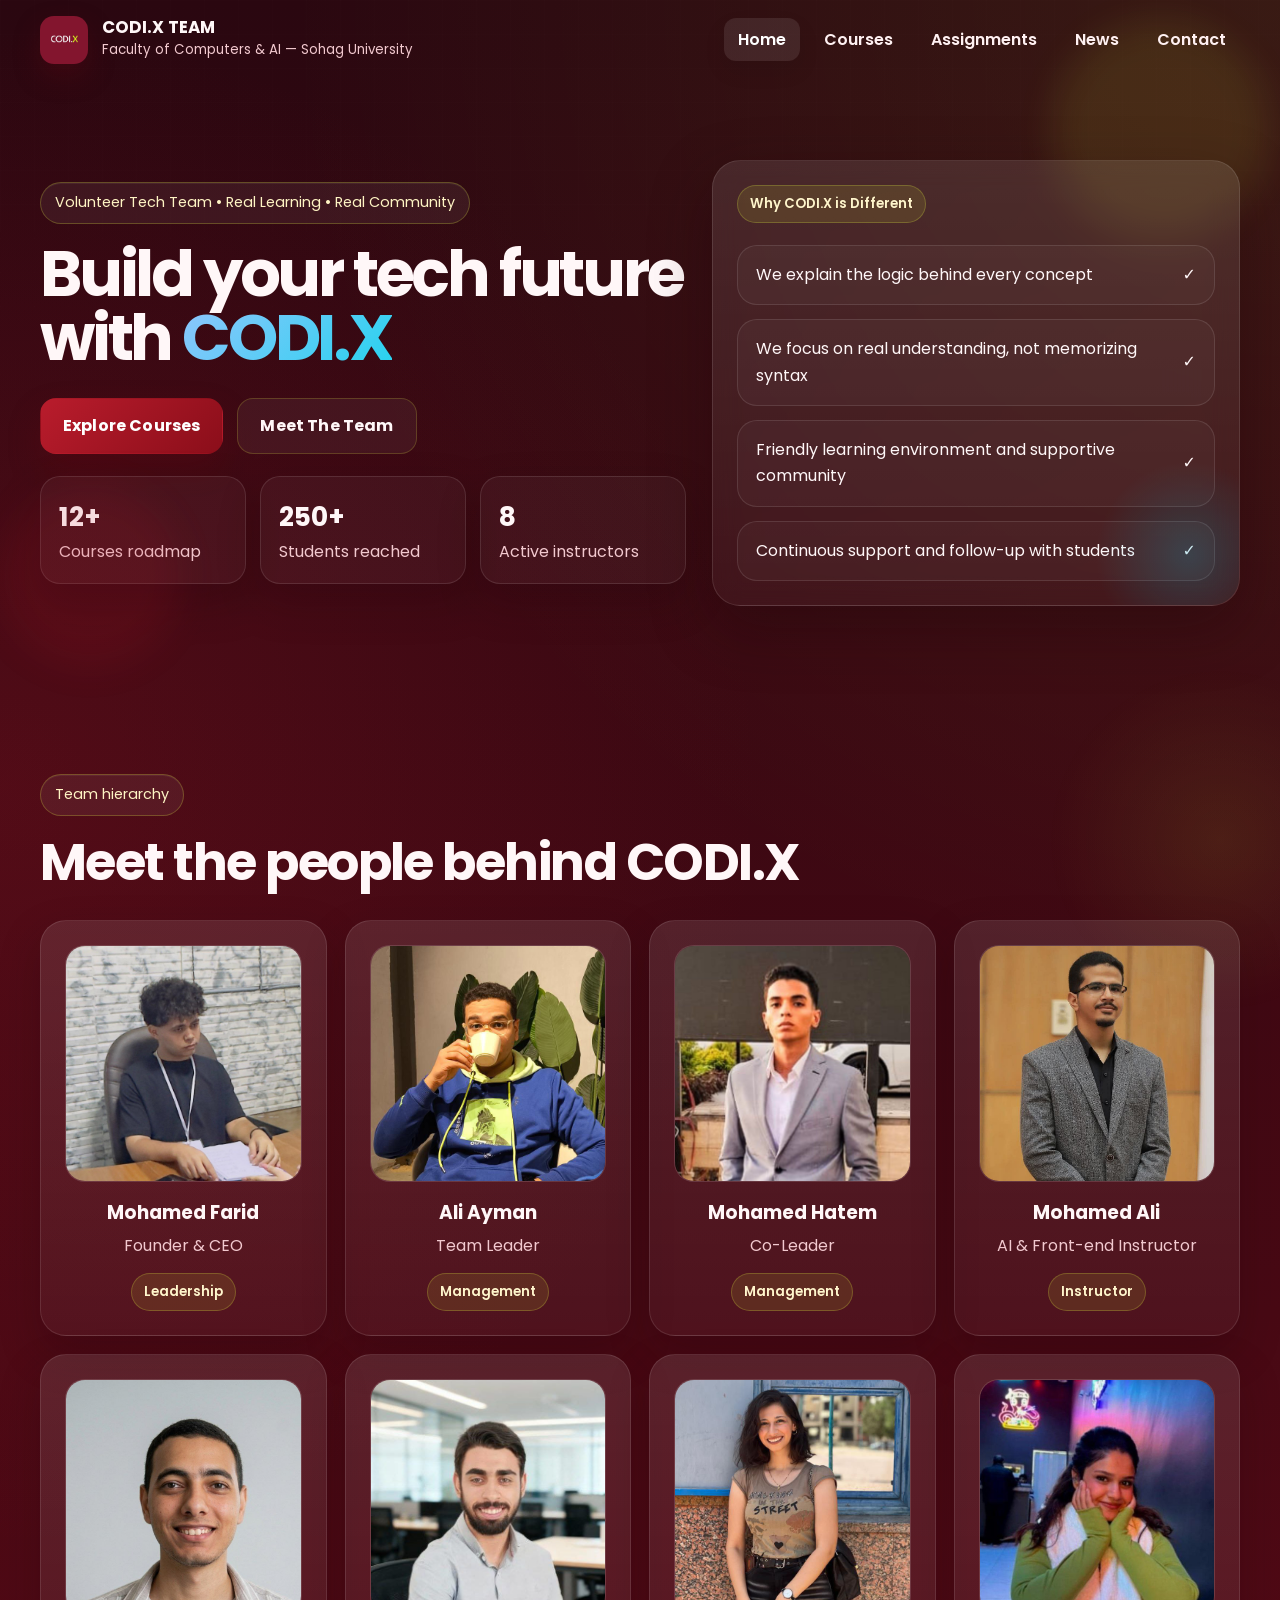
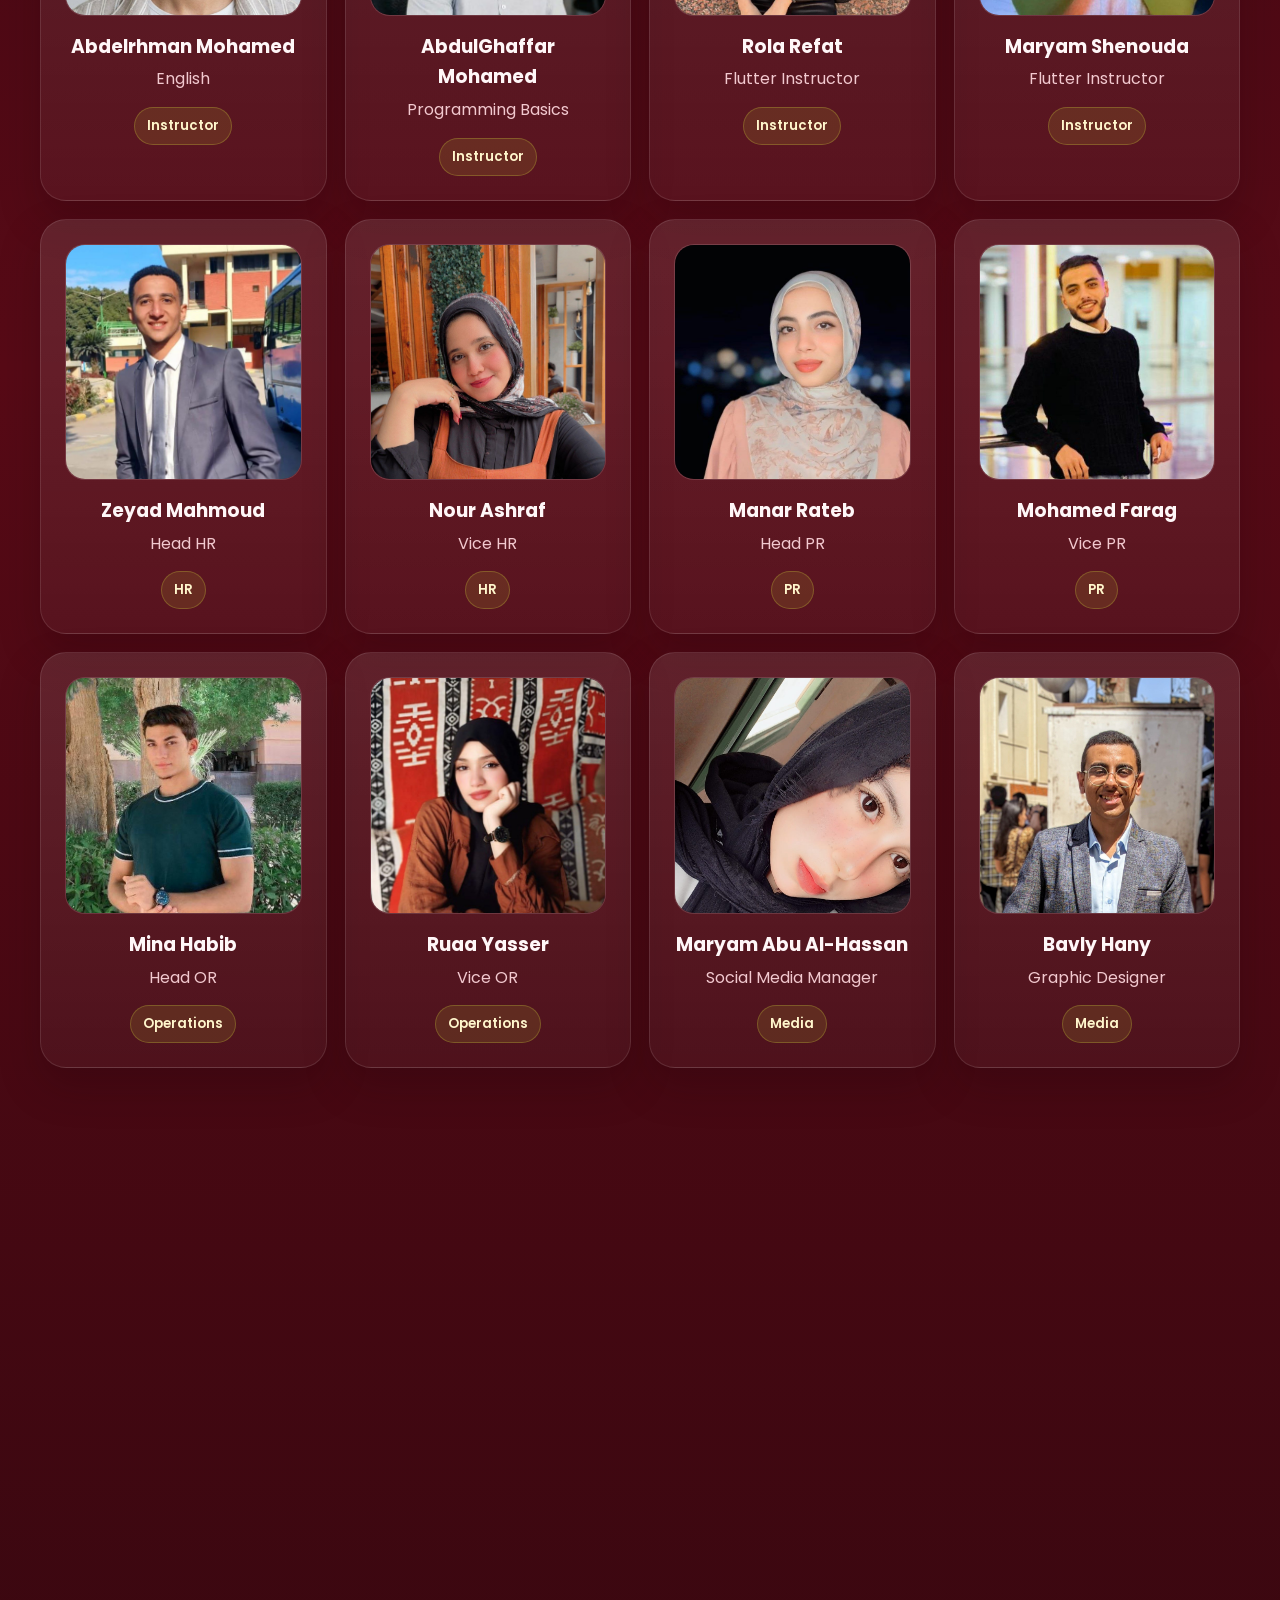
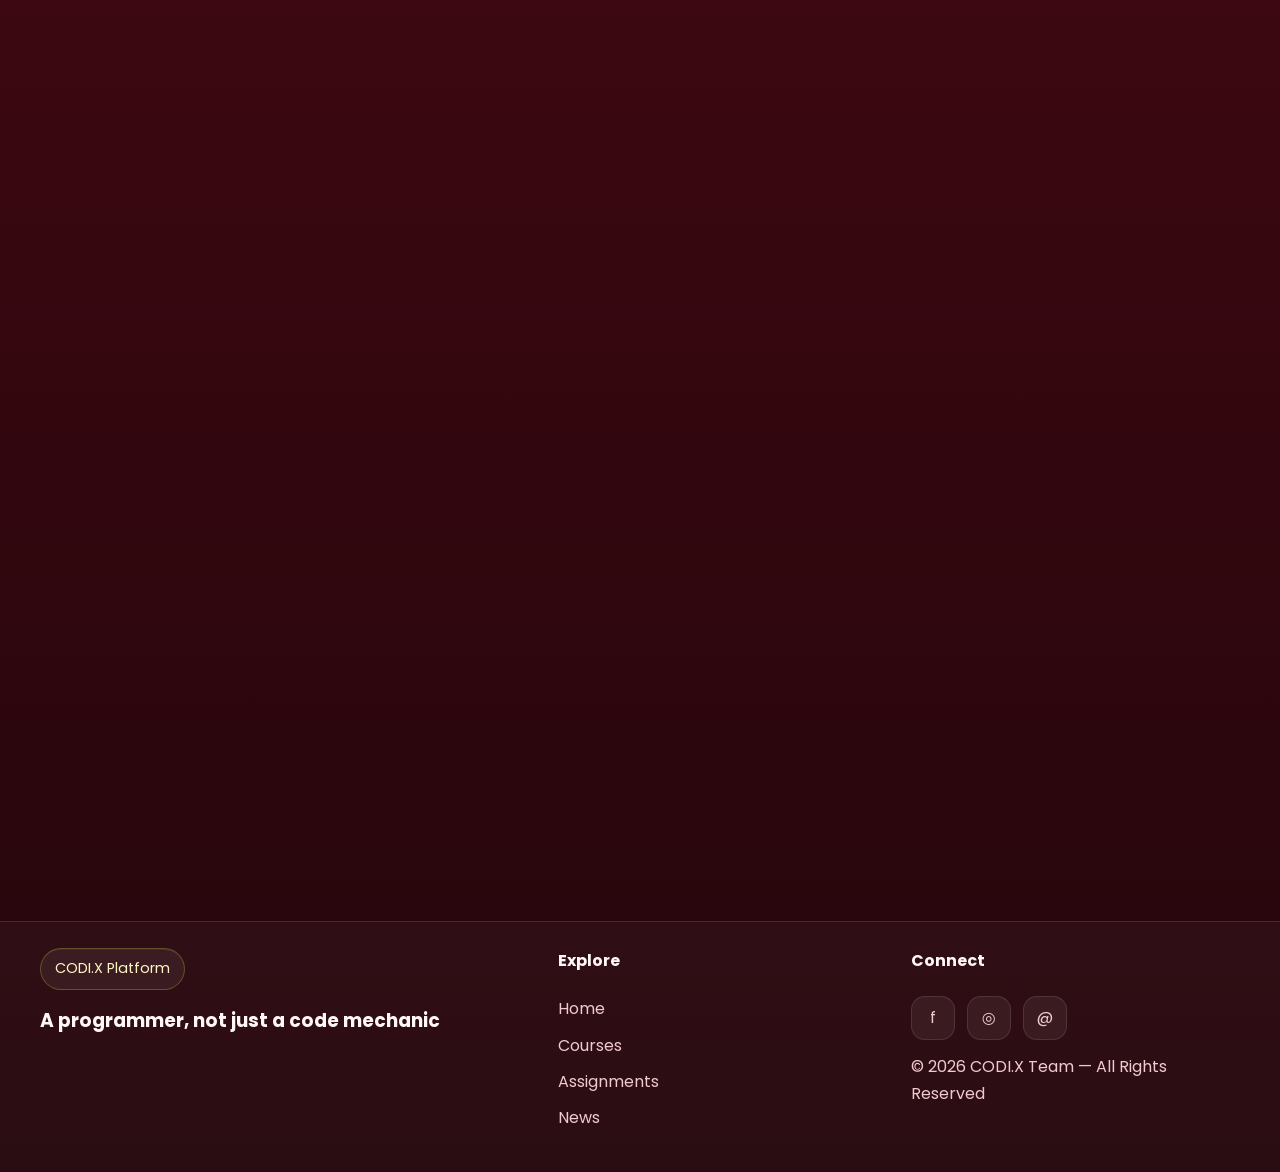
<file: index.html>
<!DOCTYPE html>
<html lang="en">
<head>
  <meta charset="UTF-8">
  <meta name="viewport" content="width=device-width, initial-scale=1.0">
  <title>CODI.X TEAM | Tech Community Platform</title>
  <link rel="preconnect" href="https://fonts.googleapis.com">
  <link rel="preconnect" href="https://fonts.gstatic.com" crossorigin>
  <link href="https://fonts.googleapis.com/css2?family=Poppins:wght@300;400;500;600;700;800&display=swap" rel="stylesheet">
  <link rel="stylesheet" href="styles/common.css">
  <link rel="stylesheet" href="styles/index.css">
</head>
<body>

<header class="site-header">
  <div class="wrap nav-inner">
    <a class="brand" href="index.html">
      <img src="./images/logo.jpg" alt="CODI.X logo">
      <div class="brand-copy">
        <h1>CODI.X TEAM</h1>
        <small>Faculty of Computers &amp; AI — Sohag University</small>
      </div>
    </a>
    <button class="nav-toggle" aria-label="Toggle navigation">☰</button>
    <nav class="main-nav" aria-label="Main navigation">
      <ul><li><a href="index.html" class="active">Home</a>
      </li><li><a href="courses.html" class="">Courses</a>
      </li><li><a href="assignments.html" class="">Assignments</a>
      </li><li><a href="news.html" class="">News</a>
      </li><li><a href="index.html#contact" class="">Contact</a>
      </li></ul>
    </nav>
  </div>
</header>
<main>
  <section class="hero wrap">
    <div class="hero-orb"></div>
    <div class="hero-orb-2"></div>
    <div class="hero-grid">
      <div class="hero-copy reveal">
        <div class="eyebrow">Volunteer Tech Team • Real Learning • Real Community</div>
        <h2>Build your tech future with <span style="background:linear-gradient(135deg,#93c5fd,#22d3ee);-webkit-background-clip:text;background-clip:text;color:transparent;">CODI.X</span></h2>
        
        <div class="cta-row">
          <a class="btn" href="courses.html">Explore Courses</a>
          <a class="btn secondary" href="#structure" data-scroll="#structure">Meet The Team</a>
        </div>
        <div class="stat-grid">
          <div class="stat-box card"><strong>12+</strong><span class="muted">Courses roadmap</span></div>
          <div class="stat-box card"><strong>250+</strong><span class="muted">Students reached</span></div>
          <div class="stat-box card"><strong>8</strong><span class="muted">Active instructors</span></div>
        </div>
      </div>
      <aside class="hero-panel glass reveal">
        <span class="badge">Why CODI.X is Different</span>
        <div class="kpis">
          <div class="kpi"><span>We explain the logic behind every concept</span><strong>✓</strong></div>
          <div class="kpi"><span>We focus on real understanding, not memorizing syntax</span><strong>✓</strong></div>
          <div class="kpi"><span>Friendly learning environment and supportive community</span><strong>✓</strong></div>
          <div class="kpi"><span>Continuous support and follow-up with students</span><strong>✓</strong></div>
        </div>
      </aside>
    </div>
  </section>

  <!-- <section class="section-tight">
    <div class="wrap about-grid">
      <article class="about-card card reveal">
        <div class="eyebrow">About the platform</div>
        <h3 class="section-title" style="font-size:2rem;margin-top:16px">Designed for students, not just screens.</h3>
        <p class="muted">The platform helps students discover available courses, check assignments, follow team news, and understand the structure of CODI.X in a polished way.</p>
        <div class="value-list">
          <div class="value-item"><div class="icon-pill">⚡</div><div><strong>Fast first impression</strong><div class="muted">A hero section that instantly explains the value of the team.</div></div></div>
          <div class="value-item"><div class="icon-pill">📱</div><div><strong>Mobile-ready</strong><div class="muted">Cards stack properly, spacing is cleaner, and buttons stay usable on small screens.</div></div></div>
          <div class="value-item"><div class="icon-pill">🎯</div><div><strong>Clear user journey</strong><div class="muted">Users can move from home to courses, assignments, and news without confusion.</div></div></div>
        </div>
      </article>
      <article class="value-card card reveal">
        <div class="eyebrow">Platform highlights</div>
        <h3 class="section-title" style="font-size:2rem;margin-top:16px">A visual identity that fits a tech team.</h3>
        <p class="muted">The color system now feels more like a real startup or developer community. The design stays strong without becoming noisy or over-decorated.</p>
        <div class="value-list">
          <div class="value-item"><div class="icon-pill">🎨</div><div><strong>Modern palette</strong><div class="muted">Deep navy backgrounds + blue/cyan accents make the brand feel professional.</div></div></div>
          <div class="value-item"><div class="icon-pill">🧩</div><div><strong>Reusable components</strong><div class="muted">Buttons, cards, badges, and sections now feel consistent on every page.</div></div></div>
          <div class="value-item"><div class="icon-pill">✨</div><div><strong>Smooth animations</strong><div class="muted">Hover effects and reveal-on-scroll add life without hurting readability.</div></div></div>
        </div>
      </article>
    </div>
  </section> -->

  <section class="section" id="structure">
    <div class="wrap">
      <div class="section-head reveal">
        <div>
          <div class="eyebrow">Team hierarchy</div>
          <h3 class="section-title" style="margin-bottom:6px">Meet the people behind CODI.X</h3>
          <!-- <p class="section-sub" style="margin:0;max-width:620px">A clearer, more premium presentation of the team makes the platform feel real, organized, and trustworthy.</p> -->
        </div>
      </div>


      <div class="leadership-grid">
        <article class="leader-card card reveal">
          <img src="./images/farid 3.jpg " alt="Mohamed Farid">
          <h3>Mohamed Farid</h3>
          <p>Founder & CEO</p>
          <div class="role-tag badge">Leadership</div>
        </article>
        
        
        <article class="leader-card card reveal">
          <img src="./images/ali ayman.jpg " alt="Ali Ayman">
          <h3>Ali Ayman</h3>
          <p>Team Leader</p>
          <div class="role-tag badge">Management</div>
        </article>
        
        
        <article class="leader-card card reveal">
          <img src="images/hatem.jpg" alt="Mohamed Hatem">
          <h3>Mohamed Hatem</h3>
          <p>Co-Leader</p>
          <div class="role-tag badge">Management</div>
        </article>
        
        
        <article class="leader-card card reveal">
          <img src="./images/nasry.jpg" alt="Mohamed Ali">
          <h3>Mohamed Ali</h3>
          <p>AI & Front-end Instructor</p>
          <div class="role-tag badge">Instructor</div>
        </article>


        <article class="leader-card card reveal">
          <img src="./images/abdo.jpg" alt="Abdelrhman Mohamed">
          <h3>Abdelrhman Mohamed </h3>
          <p> English </p>
          <div class="role-tag badge">Instructor</div>
        </article>


        <article class="leader-card card reveal">
          <img src="./images/abdelafar.jpg" alt="AbdulGhaffar Mohamed">
          <h3>AbdulGhaffar Mohamed </h3>
          <p> Programming Basics </p>
          <div class="role-tag badge">Instructor</div>
        </article>


        <article class="leader-card card reveal">
          <img src="./images/rolaa.jpg" alt="Rola Refat">
          <h3>Rola Refat</h3>
          <p>Flutter Instructor</p>
          <div class="role-tag badge">Instructor</div>
        </article>


        <article class="leader-card card reveal">
          <img src="./images/mariam.jpg" alt="Mariam Shenouda">
          <h3> Maryam Shenouda</h3>
          <p>Flutter Instructor</p>
          <div class="role-tag badge">Instructor</div>
        </article>

        <article class="leader-card card reveal">
          <img src="images/zeeego.jpg" alt="Zeyad Mahmoud">
          <h3>Zeyad Mahmoud</h3>
          <p>Head HR</p>
          <div class="role-tag badge">HR</div>
        </article>
 
        <article class="leader-card card reveal">
          <img src="images/nour.jpg" alt="Nour Ashraf">
          <h3>Nour Ashraf</h3>
          <p>Vice HR</p>
          <div class="role-tag badge">HR</div>
        </article>


        <article class="leader-card card reveal">
          <img src="images/manar.jpg" alt="Manar Rateb">
          <h3>Manar Rateb </h3>
          <p>Head PR</p>
          <div class="role-tag badge">PR</div>
        </article>


        <article class="leader-card card reveal">
          <img src="images/farag.jpg" alt="Manar Rateb">
          <h3>Mohamed Farag </h3>
          <p>Vice PR</p>
          <div class="role-tag badge">PR</div>
        </article>


         <article class="leader-card card reveal">
          <img src="images/mina.jpg" alt="mina habib">
          <h3>Mina Habib</h3>
          <p>Head OR</p>
          <div class="role-tag badge">Operations</div>
        </article>
        
        <article class="leader-card card reveal">
          <img src="images/ruaa.jpg" alt="Ruaa Yasser">
          <h3>Ruaa Yasser</h3>
          <p>Vice OR</p>
          <div class="role-tag badge">Operations</div>
        </article>
        
        <article class="leader-card card reveal">
          <img src="images/Maryam Abu Al-Hassan.jpeg" alt="shahd galal">
          <h3>Maryam Abu Al-Hassan</h3>
          <p>Social Media Manager</p>
          <div class="role-tag badge">Media</div>
        </article>
        
        <article class="leader-card card reveal">
          <img src="images/bavly.jpg" alt="Bavly Hany">
          <h3>Bavly Hany</h3>
          <p>Graphic Designer</p>
          <div class="role-tag badge">Media</div>
        </article>

      </div>
    </div>
  </section>





<!-- courses in con pag  -->

  <section class="section-tight">
    <div class="wrap">
      <div class="section-head reveal">
        <div>
          <div class="eyebrow">Courses preview</div>
          <!-- <h3 class="section-title" style="margin-bottom:6px">A cleaner course display = stronger trust</h3> -->
        </div>
        <a class="btn secondary small" href="courses.html">View all courses</a>
      </div>


      <div class="courses-grid">
        <article class="course-preview card reveal">
          <span class="badge">Beginner friendly</span>
          <h3>Programming Basics</h3>
          <p>Variables, loops, conditions, functions, and problem solving — the ideal entry point for students building real foundations.</p>
          <div class="meta"><span>6 Weeks</span><span>Hands-on tasks</span><span>Starter track</span></div>
          <a class="btn small" href="courses.html">See details</a>
        </article>


        <article class="course-preview card reveal">
          <span class="badge">Most requested</span>
          <h3>Front-end Development</h3>
          <p>HTML, CSS, JavaScript, responsive design, and professional project structure to help students ship cleaner websites.</p>
          <div class="meta"><span>8 Weeks</span><span>Responsive UI</span><span>Project-based</span></div>
          <a class="btn small" href="courses.html">See details</a>
        </article>


        <article class="course-preview card reveal">
          <span class="badge">Growth path</span>
          <h3>Artificial Intelligence</h3>
          <p>An accessible intro to AI concepts, models, and practical thinking for students interested in the field early.</p>
          <div class="meta"><span>10 Weeks</span><span>ML basics</span><span>Capstone task</span></div>
          <a class="btn small" href="courses.html">See details</a>
        </article>
      </div>
    </div>
  </section>

  <!-- <section class="section-tight">
    <div class="wrap">
      <div class="section-head reveal">
        <div>
          <div class="eyebrow">Assignments</div>
          <h3 class="section-title" style="margin-bottom:6px">Simple, readable, and easy to act on</h3>
        </div>
        <a class="btn secondary small" href="assignments.html">Go to assignments</a>
      </div>
      <div class="assignment-list">
        <article class="assignment-row card reveal">
          <div>
            <span class="badge">Due Soon</span>
            <h3 style="margin:14px 0 0">Programming Basics — Assignment 1</h3>
            <p>Loops, conditions, and problem-solving basics. Clean layout makes the task easier to scan on mobile.</p>
          </div>
          <a class="btn small" href="assignments.html">Open Task</a>
        </article>
        <article class="assignment-row card reveal">
          <div>
            <span class="badge">Upcoming</span>
            <h3 style="margin:14px 0 0">Front-end Development — UI Task</h3>
            <p>A mini responsive challenge designed to turn theory into a portfolio-ready front-end exercise.</p>
          </div>
          <a class="btn small" href="assignments.html">Open Task</a>
        </article>
      </div>
    </div>
  </section> -->

  <section class="section" id="contact">
    <div class="wrap contact-grid">
      <article class="contact-card card reveal">
        <div class="eyebrow">Contact the team</div>
        <h3 class="section-title" style="font-size:2rem;margin-top:16px"></h3>
        <form class="contact-form">
          <div class="input-group">
            <label for="name">Name</label>
            <input id="name" type="text" placeholder="Your full name">
          </div>
          <div class="input-group">
            <label for="email">Email</label>
            <input id="email" type="email" placeholder="your@email.com">
          </div>
          <div class="input-group">
            <label for="message">Message</label>
            <textarea id="message" rows="5" placeholder="How can CODI.X help you?"></textarea>
          </div>
          <button class="btn" type="button">Send Message</button>
        </form>
      </article>
      <aside class="contact-card card reveal">
        <div class="eyebrow">Quick info</div>
        <div class="info-list">
          <div class="info-item"><strong>Email</strong><div class="muted">codixacademy@gmail.com</div></div>
          <div class="info-item"><strong>Location</strong><div class="muted">Faculty of Computers &amp; Artificial Intelligence, Sohag University</div></div>
          <div class="info-item"><strong>Focus</strong><div class="muted">Free courses, practical training, student community building</div></div>
          <div class="info-item"><strong>Best next step</strong><div class="muted">Replace demo actions with Google Form links or a real backend when you're ready.</div></div>
        </div>
      </aside>
    </div>
  </section>
</main>

<footer class="footer">
  <div class="wrap footer-grid">
    <div>
      <div class="eyebrow">CODI.X Platform</div>
      <h3 style="margin:16px 0 10px">A programmer, not just a code mechanic</h3>
      <!-- <p>A cleaner structure, stronger visual hierarchy, better responsiveness, and smoother animations across the full platform.</p> -->
    </div>
    <div>
      <h4 style="margin-top:0">Explore</h4>
      <ul class="footer-links">
        <li><a href="index.html">Home</a></li>
        <li><a href="courses.html">Courses</a></li>
        <li><a href="assignments.html">Assignments</a></li>
        <li><a href="news.html">News</a></li>
      </ul>
    </div>
    <div>
      <h4 style="margin-top:0">Connect</h4>
      <div class="socials">
        <a class="social-link" href="https://www.facebook.com/share/1Fq2WD6ush/" aria-label="Facebook">f</a>
        <a class="social-link" href="https://www.instagram.com/mohamedfarid__37?igsh=bWw5bzZlazRscjZk" aria-label="Instagram">◎</a>
        <a class="social-link" href="codixacademy@gmail.com" aria-label="Email">@</a>
      </div>
      <p style="margin-top:14px">© 2026 CODI.X Team — All Rights Reserved</p>
    </div>
  </div>
</footer>
<script src="scripts/common.js"></script>

</body>
</html>
</file>
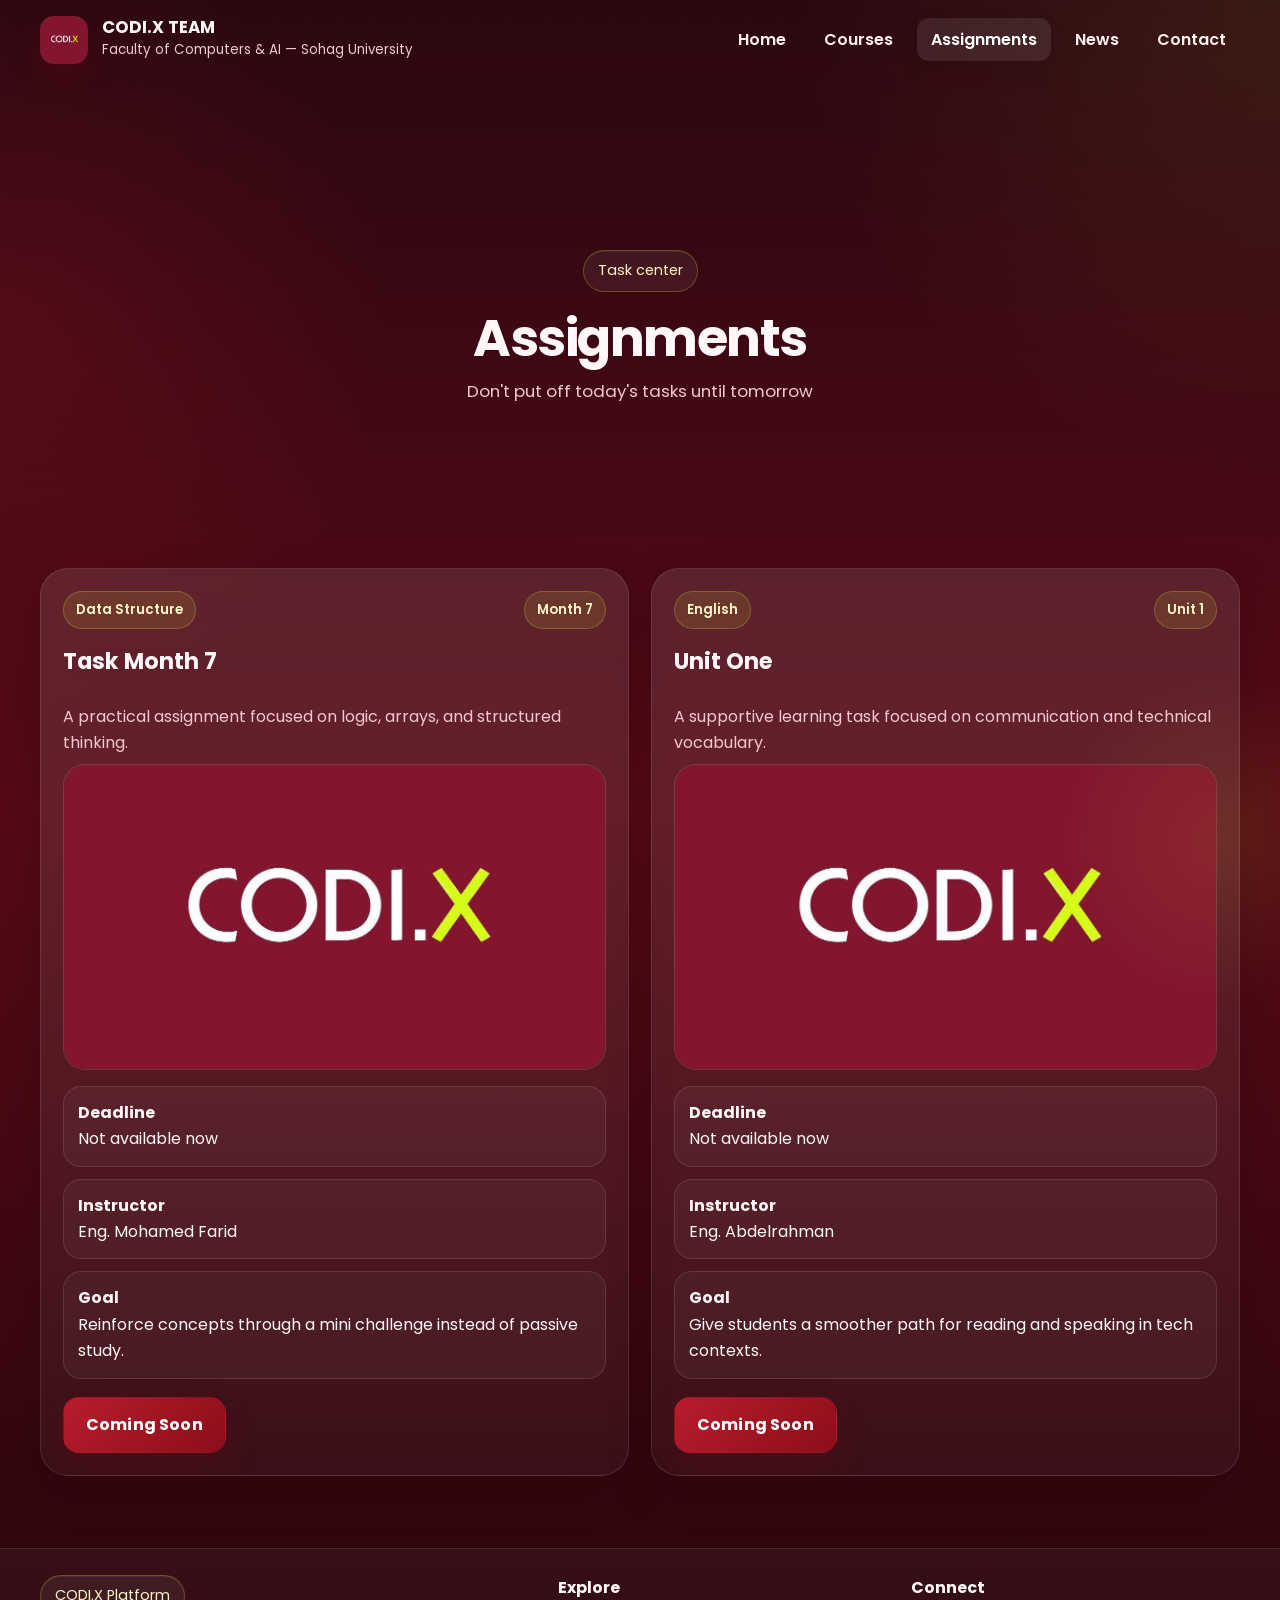
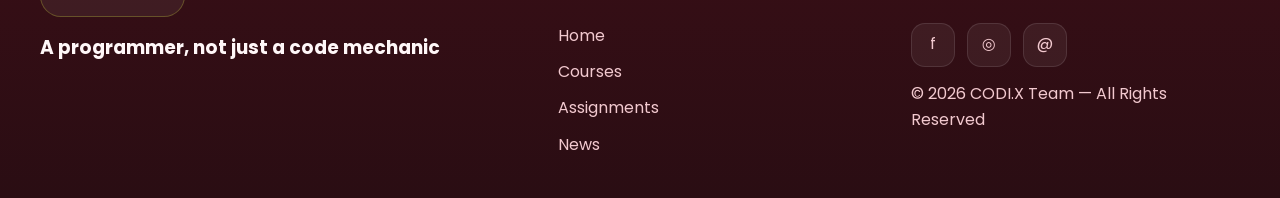
<file: assignments.html>
<!DOCTYPE html>
<html lang="en">
<head>
  <meta charset="UTF-8"><meta name="viewport" content="width=device-width, initial-scale=1.0">
  <title>Assignments | CODI.X TEAM</title>
  <link rel="preconnect" href="https://fonts.googleapis.com"><link rel="preconnect" href="https://fonts.gstatic.com" crossorigin>
  <link href="https://fonts.googleapis.com/css2?family=Poppins:wght@300;400;500;600;700;800&display=swap" rel="stylesheet">
  <link rel="stylesheet" href="styles/common.css"><link rel="stylesheet" href="styles/assignments.css">
</head>
<body>

<header class="site-header">
  <div class="wrap nav-inner">
    <a class="brand" href="index.html">
      <img src="images/logo.jpg" alt="CODI.X logo">
      <div class="brand-copy">
        <h1>CODI.X TEAM</h1>
        <small>Faculty of Computers &amp; AI — Sohag University</small>
      </div>
    </a>
    <button class="nav-toggle" aria-label="Toggle navigation">☰</button>
    <nav class="main-nav" aria-label="Main navigation">
      <ul><li><a href="index.html" class="">Home</a></li><li><a href="courses.html" class="">Courses</a></li><li><a href="assignments.html" class="active">Assignments</a></li><li><a href="news.html" class="">News</a></li><li><a href="index.html#contact" class="">Contact</a></li></ul>
    </nav>
  </div>
</header>
<main class="page-shell">
  <section class="hero-mini wrap center reveal">
    <div class="eyebrow">Task center</div>
    <h1 class="page-title">Assignments</h1>
    <p class="page-sub">Don't put off today's tasks until tomorrow</p>
  </section>
  <section class="section-tight">
    <div class="wrap assignment-grid">
      <article class="task-card card reveal">
        <div class="task-head"><span class="badge">Data Structure</span><span class="badge">Month 7</span></div>
        <h2 class="task-title">Task Month 7</h2>
        <p class="task-info">A practical assignment focused on logic, arrays, and structured thinking.</p>
        <img src="images/logo.jpg" alt="Data Structure task">
        <div class="timeline">
          <div><strong>Deadline</strong><br><span class="muted">Not available now</span></div>
          <div><strong>Instructor</strong><br><span class="muted">Eng. Mohamed Farid</span></div>
          <div><strong>Goal</strong><br><span class="muted">Reinforce concepts through a mini challenge instead of passive study.</span></div>
        </div>
        <div style="margin-top:18px"><a class="btn" href="#">Coming Soon</a></div>
      </article>
      <article class="task-card card reveal">
        <div class="task-head"><span class="badge">English</span><span class="badge">Unit 1</span></div>
        <h2 class="task-title">Unit One</h2>
        <p class="task-info">A supportive learning task focused on communication and technical vocabulary.</p>
        <img src="images/logo.jpg" alt="English task">
        <div class="timeline">
          <div><strong>Deadline</strong><br><span class="muted">Not available now</span></div>
          <div><strong>Instructor</strong><br><span class="muted">
Eng. Abdelrahman</span></div>
          <div><strong>Goal</strong><br><span class="muted">Give students a smoother path for reading and speaking in tech contexts.</span></div>
        </div>
        <div style="margin-top:18px"><a class="btn" href="#">Coming Soon</a></div>
      </article>
    </div>
  </section>
</main>

<footer class="footer">
  <div class="wrap footer-grid">
    <div>
      <div class="eyebrow">CODI.X Platform</div>
      <h3 style="margin:16px 0 10px">A programmer, not just a code mechanic</h3>
      <!-- <p>A cleaner structure, stronger visual hierarchy, better responsiveness, and smoother animations across the full platform.</p> -->
    </div>
    <div>
      <h4 style="margin-top:0">Explore</h4>
      <ul class="footer-links">
        <li><a href="index.html">Home</a></li>
        <li><a href="courses.html">Courses</a></li>
        <li><a href="assignments.html">Assignments</a></li>
        <li><a href="news.html">News</a></li>
      </ul>
    </div>
    <div>
      <h4 style="margin-top:0">Connect</h4>
      <div class="socials">
        <a class="social-link" href="https://www.facebook.com/share/1Fq2WD6ush/" aria-label="Facebook">f</a>
        <a class="social-link" href="https://www.instagram.com/mohamedfarid__37?igsh=bWw5bzZlazRscjZk" aria-label="Instagram">◎</a>
        <a class="social-link" href="codixacadmy@gmail.com" aria-label="Email">@</a>
      </div>
      <p style="margin-top:14px">© 2026 CODI.X Team — All Rights Reserved</p>
    </div>
  </div>
</footer>
<script src="scripts/common.js"></script>

</body></html>
</file>
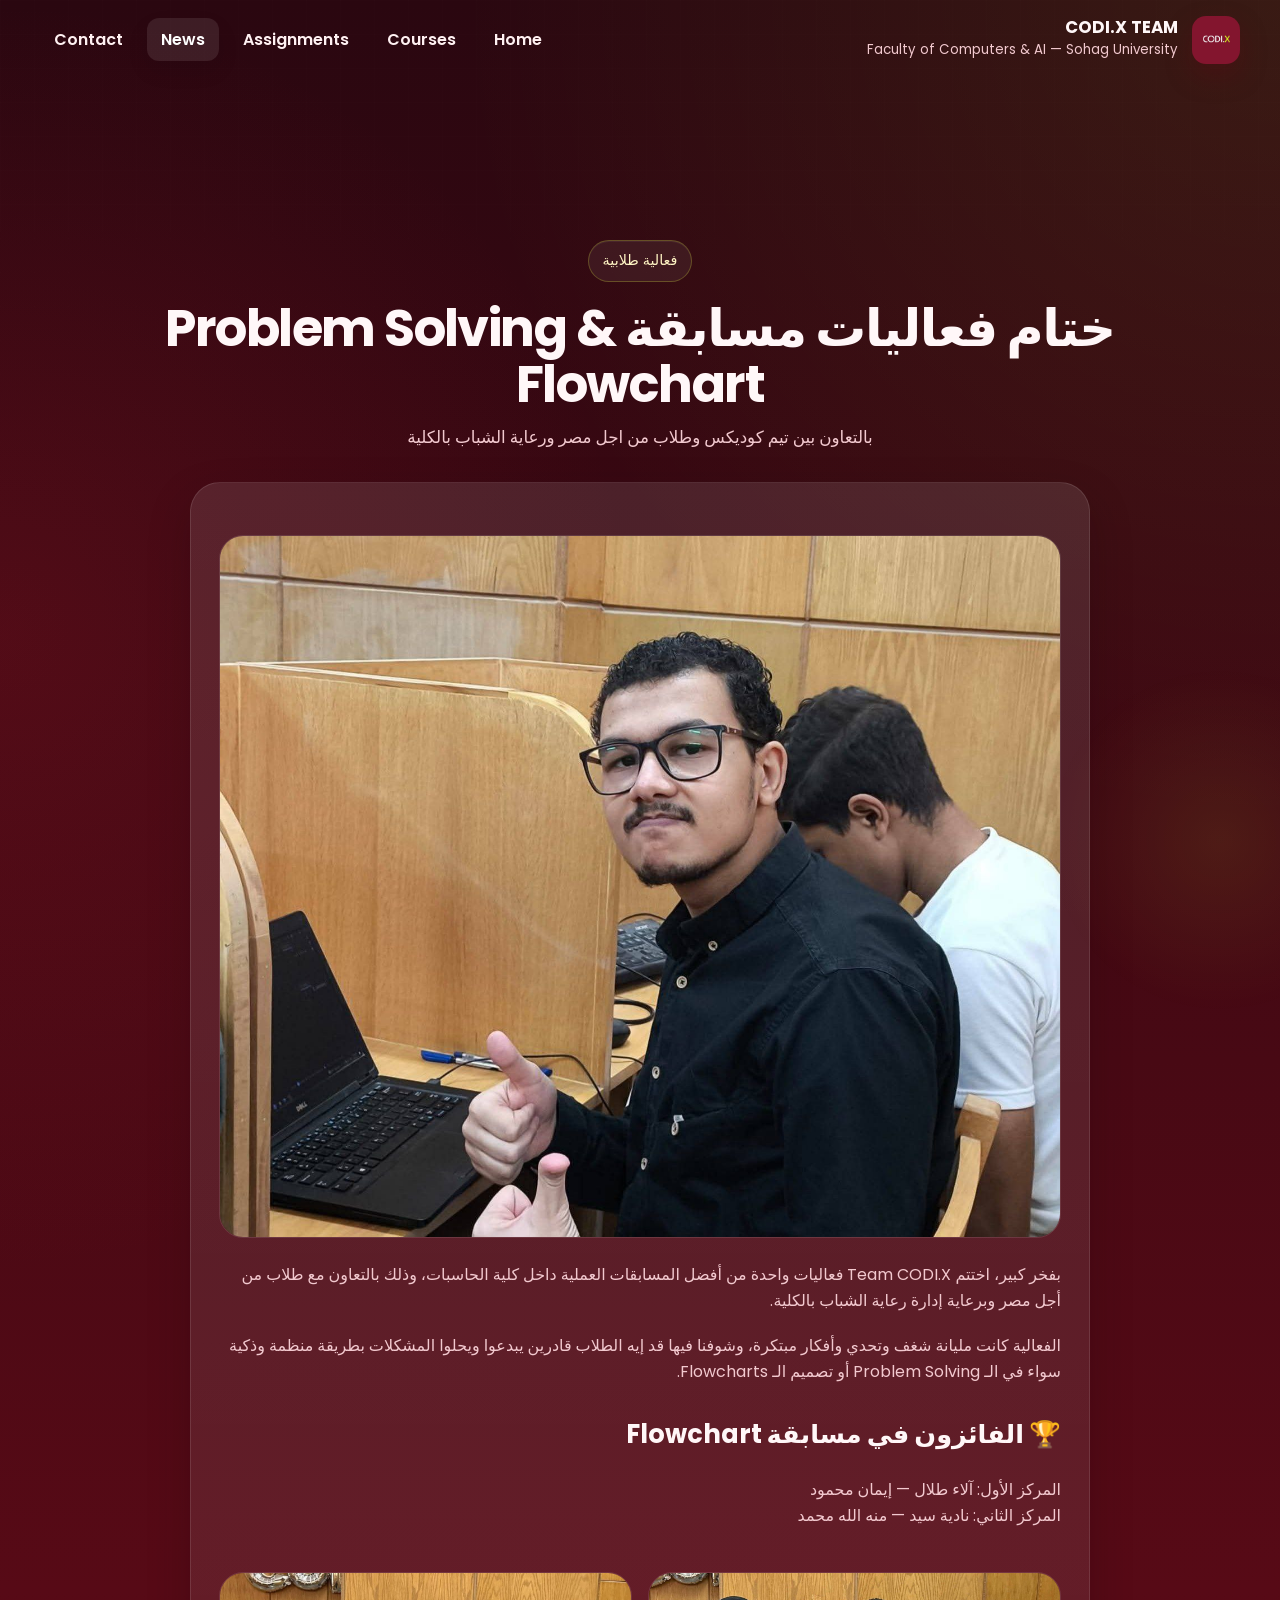
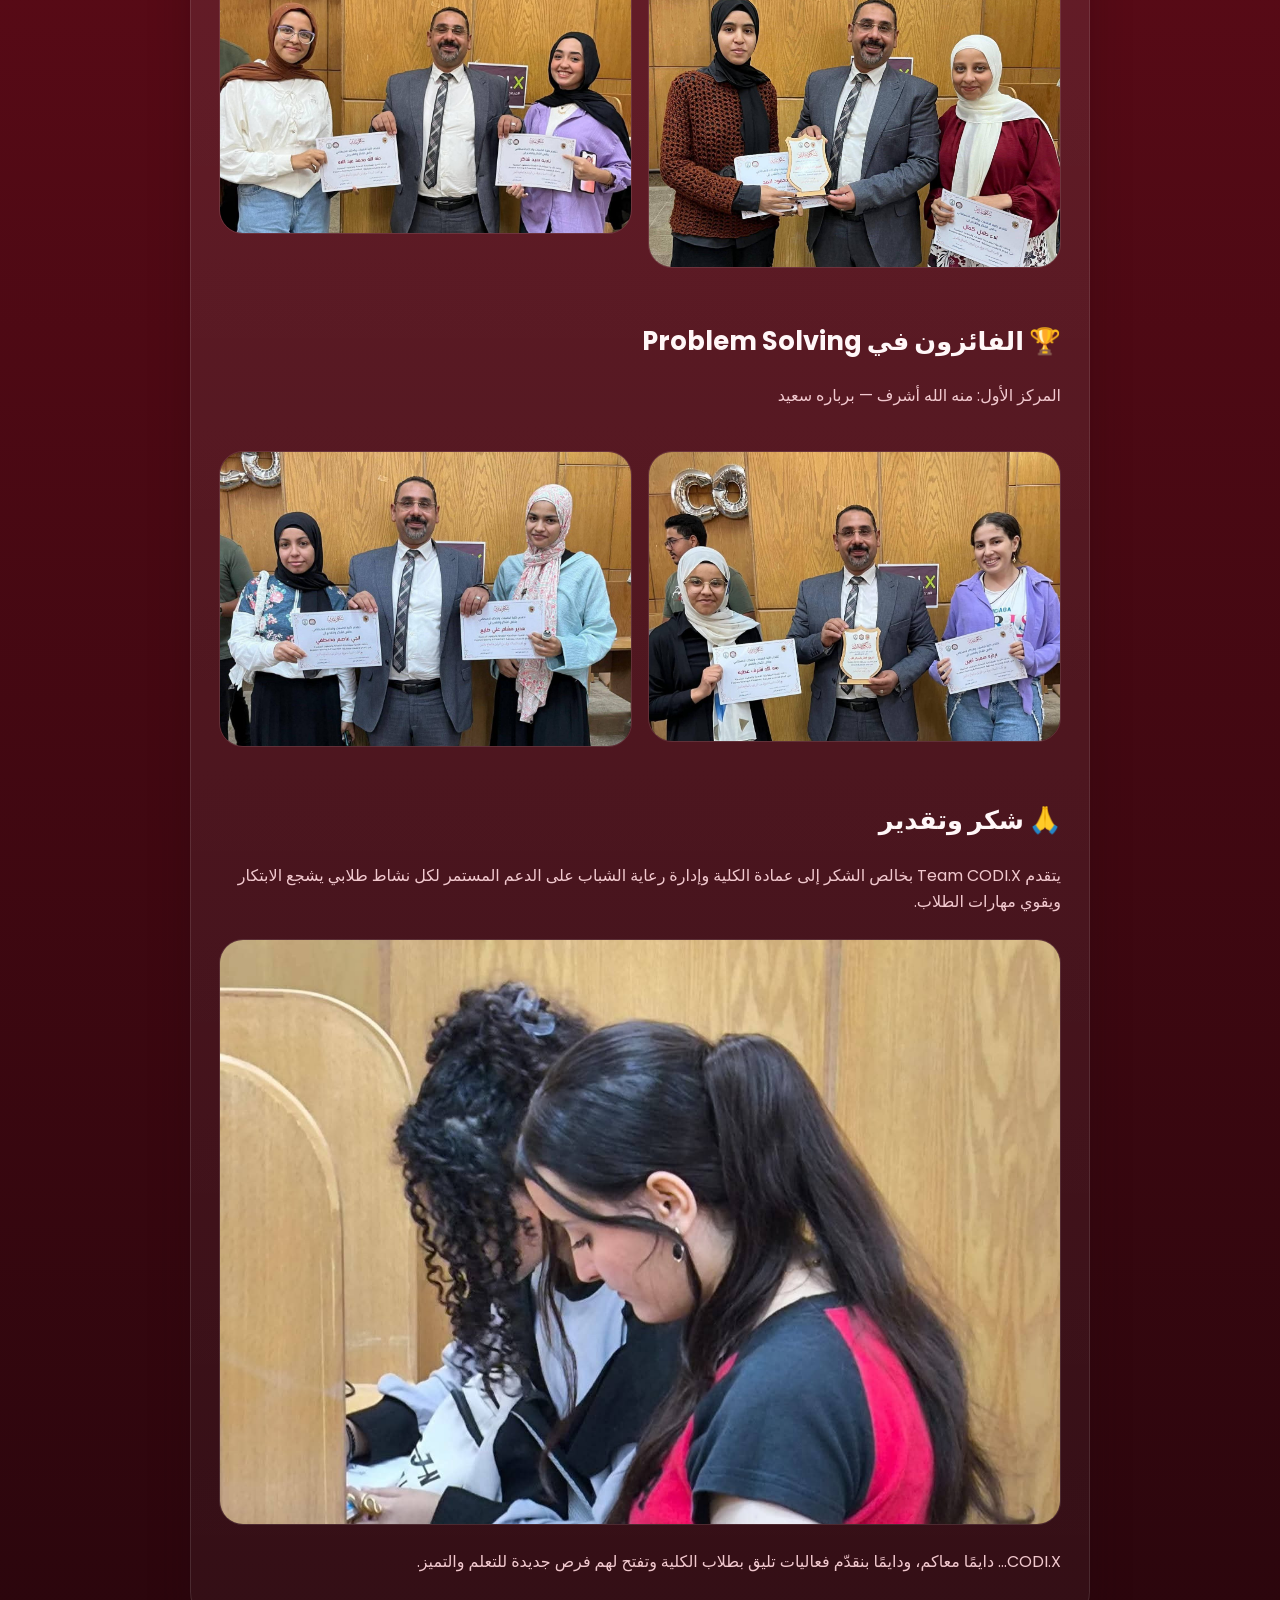
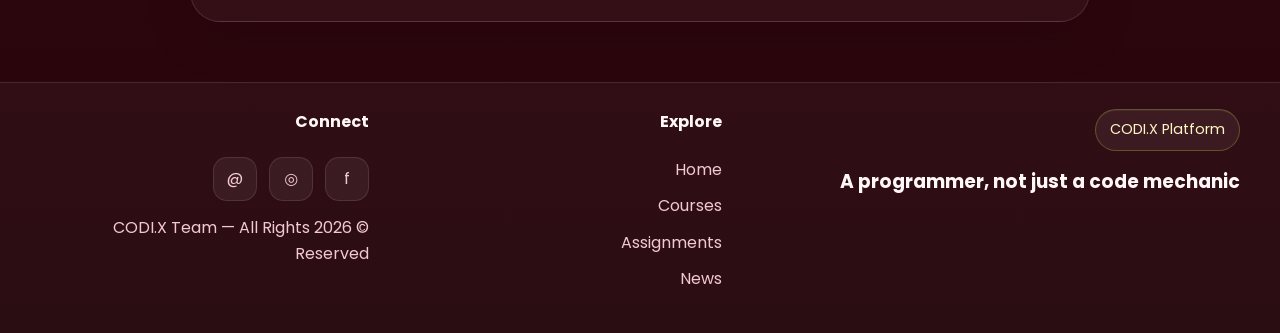
<file: ch.html>
<!DOCTYPE html>
<html lang="ar" dir="rtl">
<head>
  <meta charset="UTF-8"><meta name="viewport" content="width=device-width, initial-scale=1.0">
  <title>ختام المسابقة | CODI.X News</title>
  <link rel="preconnect" href="https://fonts.googleapis.com"><link rel="preconnect" href="https://fonts.gstatic.com" crossorigin>
  <link href="https://fonts.googleapis.com/css2?family=Poppins:wght@300;400;500;600;700;800&display=swap" rel="stylesheet">
  <link rel="stylesheet" href="styles/common.css"><link rel="stylesheet" href="styles/ch.css">
</head>
<body>

<header class="site-header">
  <div class="wrap nav-inner">
    <a class="brand" href="index.html">
      <img src="images/logo.jpg" alt="CODI.X logo">
      <div class="brand-copy">
        <h1>CODI.X TEAM</h1>
        <small>Faculty of Computers &amp; AI — Sohag University</small>
      </div>
    </a>
    <button class="nav-toggle" aria-label="Toggle navigation">☰</button>
    <nav class="main-nav" aria-label="Main navigation"> 
      <ul><li><a href="index.html" class="">Home</a></li>
        <li><a href="courses.html" class="">Courses</a></li>
        <li><a href="assignments.html" class="">Assignments</a>
        </li><li><a href="news.html" class="active">News</a>
        </li><li><a href="index.html#contact" class="">Contact</a>
        </li></ul>
    </nav>
  </div>
</header>
<main class="page-shell">
  <section class="article-hero wrap center reveal">
    <div class="eyebrow">فعالية طلابية</div>
    <h1 class="page-title">ختام فعاليات مسابقة Problem Solving &amp; Flowchart</h1>
    <p class="page-sub">بالتعاون بين تيم كوديكس وطلاب من اجل مصر ورعاية الشباب بالكلية </p>    
  </section>
  <article class="article card reveal">
    <img src="images/m5.jpg" alt="Competition event" class="main-image">
    <p>بفخر كبير، اختتم Team CODI.X فعاليات واحدة من أفضل المسابقات العملية داخل كلية الحاسبات، وذلك بالتعاون مع طلاب من أجل مصر وبرعاية إدارة رعاية الشباب بالكلية.</p>
    <p>الفعالية كانت مليانة شغف وتحدي وأفكار مبتكرة، وشوفنا فيها قد إيه الطلاب قادرين يبدعوا ويحلوا المشكلات بطريقة منظمة وذكية سواء في الـ Problem Solving أو تصميم الـ Flowcharts.</p>
    <h2>🏆 الفائزون في مسابقة Flowchart</h2>
    <p>المركز الأول: آلاء طلال — إيمان محمود<br>المركز الثاني: نادية سيد — منه الله محمد</p>
    <div class="team-images">
      <img src="images/f1.jpg" alt="Flowchart winners">
      <img src="images/f2.jpg" alt="Flowchart winners">
    </div>
    <h2>🏆 الفائزون في Problem Solving</h2>
    <p>المركز الأول: منه الله أشرف — برباره سعيد</p>
    <div class="team-images">
      <img src="images/p1.jpg" alt="Problem solving winners">
      <img src="images/p2.jpg" alt="Problem solving winners">
    </div>
    <h2>🙏 شكر وتقدير</h2>
    <p>يتقدم Team CODI.X بخالص الشكر إلى عمادة الكلية وإدارة رعاية الشباب على الدعم المستمر لكل نشاط طلابي يشجع الابتكار ويقوي مهارات الطلاب.</p>
    <img src="images/مسابقه 5.jpg" alt="Closing image" class="end-image">
    <p>CODI.X… دايمًا معاكم، ودايمًا بنقدّم فعاليات تليق بطلاب الكلية وتفتح لهم فرص جديدة للتعلم والتميز.</p>
  </article>
</main>

<footer class="footer">
  <div class="wrap footer-grid">
    <div>
      <div class="eyebrow">CODI.X Platform</div>
      <h3 style="margin:16px 0 10px">A programmer, not just a code mechanic</h3>
      <!-- <p>A cleaner structure, stronger visual hierarchy, better responsiveness, and smoother animations across the full platform.</p> -->
    </div>
    <div>
      <h4 style="margin-top:0">Explore</h4>
      <ul class="footer-links">
        <li><a href="index.html">Home</a></li>
        <li><a href="courses.html">Courses</a></li>
        <li><a href="assignments.html">Assignments</a></li>
        <li><a href="news.html">News</a></li>
      </ul>
    </div>
    <div>
      <h4 style="margin-top:0">Connect</h4>
      <div class="socials">
<a class="social-link" href="https://www.facebook.com/share/1Fq2WD6ush/" aria-label="Facebook">f</a>
        <a class="social-link" href="https://www.instagram.com/mohamedfarid__37?igsh=bWw5bzZlazRscjZk" aria-label="Instagram">◎</a>
        <a class="social-link" href="codixacadmy@gmail.com" aria-label="Email">@</a>
      </div>
      <p style="margin-top:14px">© 2026 CODI.X Team — All Rights Reserved</p>
    </div>
  </div>
</footer>
<script src="scripts/common.js"></script>

</body></html>
</file>
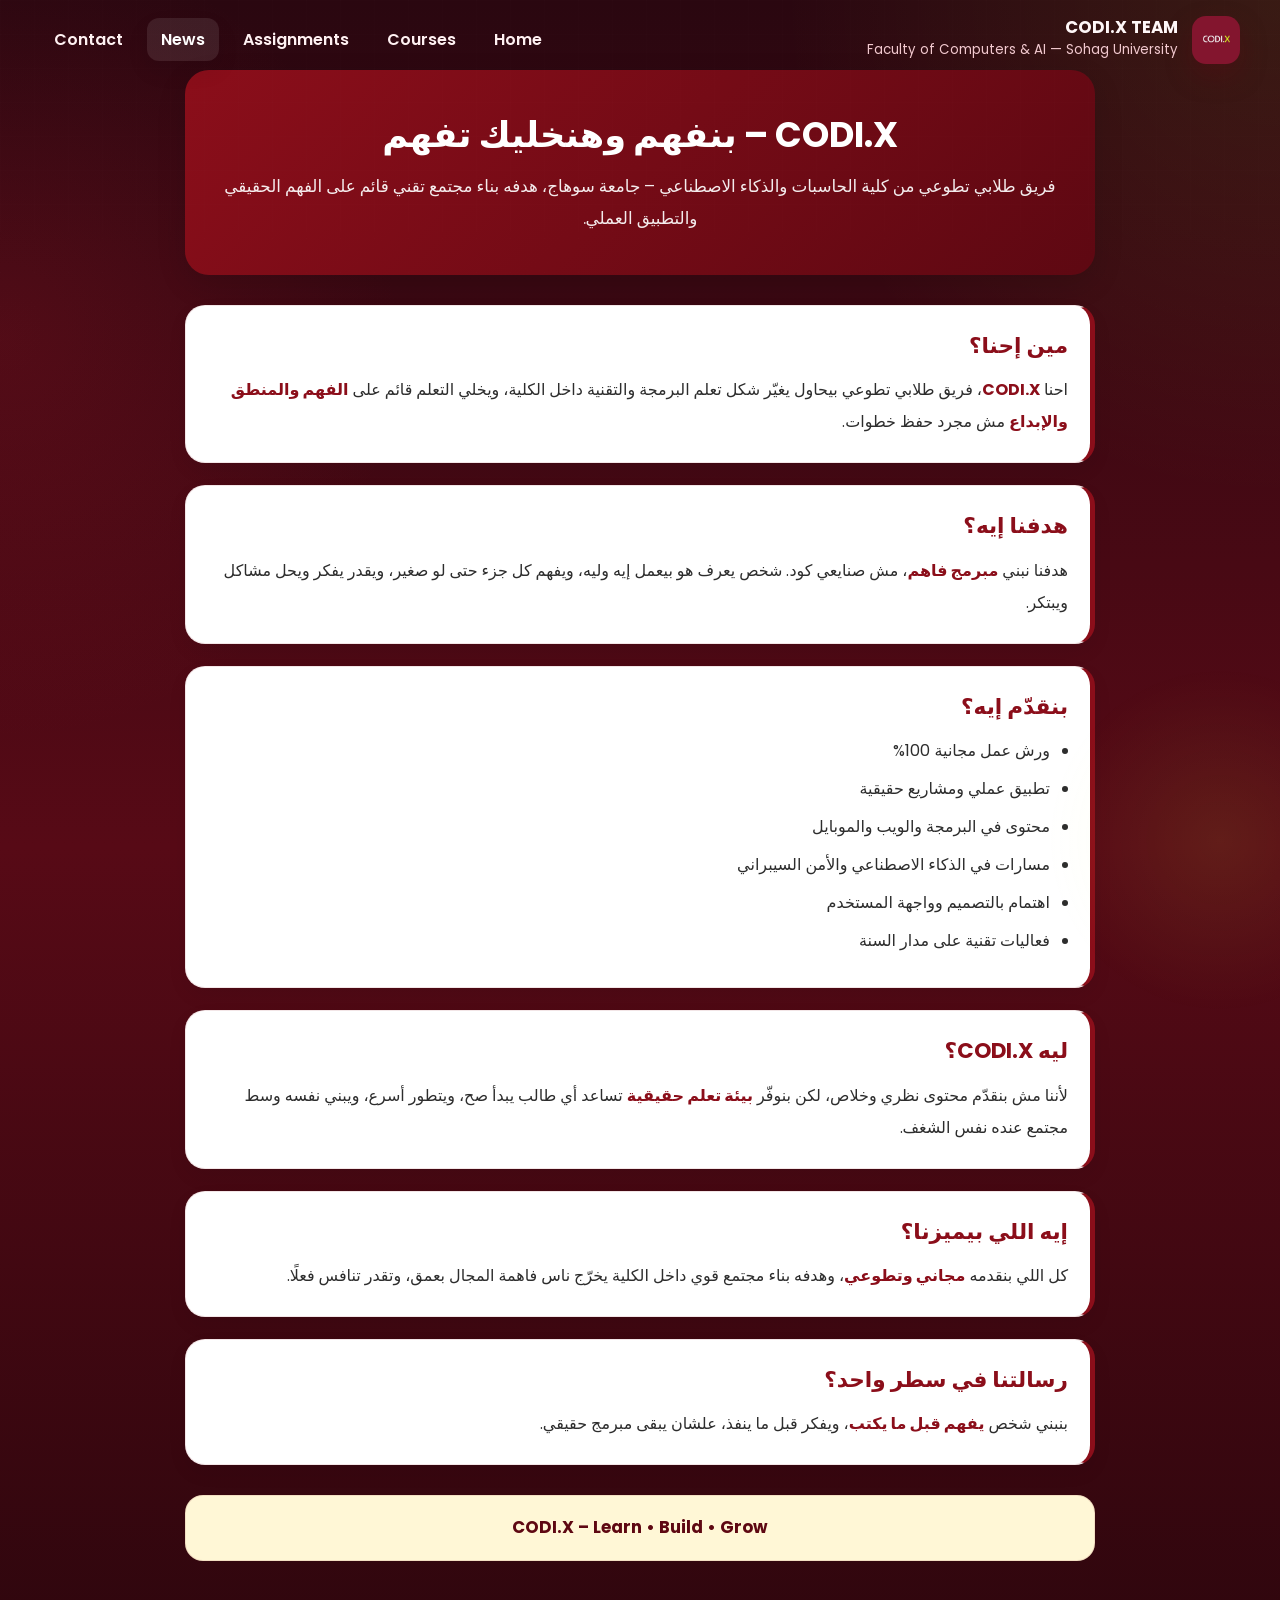
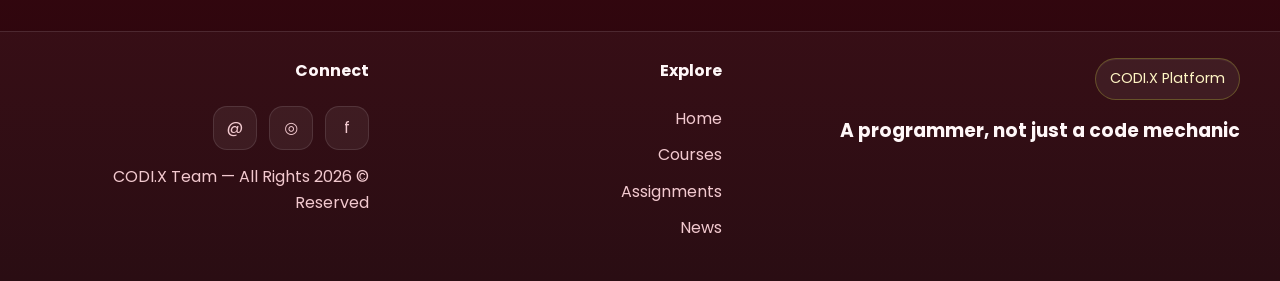
<file: codix-news.html>
<!DOCTYPE html>
<html lang="ar" dir="rtl">
<head>
  <meta charset="UTF-8" />
  <meta name="viewport" content="width=device-width, initial-scale=1.0" />
  <title>CODI.X | من نحن</title>

  <link rel="preconnect" href="https://fonts.googleapis.com"><link rel="preconnect" href="https://fonts.gstatic.com" crossorigin>
  <link href="https://fonts.googleapis.com/css2?family=Poppins:wght@300;400;500;600;700;800&display=swap" rel="stylesheet">
  <link rel="stylesheet" href="styles/common.css"><link rel="stylesheet" href="styles/ch.css">
   
</head>
<body>

    <header class="site-header">
  <div class="wrap nav-inner">
    <a class="brand" href="index.html">
      <img src="images/logo.jpg" alt="CODI.X logo">
      <div class="brand-copy">
        <h1>CODI.X TEAM</h1>
        <small>Faculty of Computers &amp; AI — Sohag University</small>
      </div>
    </a>
    <button class="nav-toggle" aria-label="Toggle navigation">☰</button>
    <nav class="main-nav" aria-label="Main navigation">
      <ul><li><a href="index.html" class="">Home</a></li><li><a href="courses.html" class="">Courses</a></li><li><a href="assignments.html" class="">Assignments</a></li><li><a href="news.html" class="active">News</a></li><li><a href="index.html#contact" class="">Contact</a></li></ul>
    </nav>
  </div>
</header>

  <main class="codix-page">
    <section class="codix-hero">
      <h1>CODI.X – بنفهم وهنخليك تفهم</h1>
      <p>
        فريق طلابي تطوعي من كلية الحاسبات والذكاء الاصطناعي – جامعة سوهاج،
        هدفه بناء مجتمع تقني قائم على الفهم الحقيقي والتطبيق العملي.
      </p>
    </section>

    <section class="qa-list">

      <article class="qa-card">
        <h2>مين إحنا؟</h2>
        <p>
          احنا <span class="codix-accent">CODI.X</span>، فريق طلابي تطوعي بيحاول يغيّر
          شكل تعلم البرمجة والتقنية داخل الكلية، ويخلي التعلم قائم على
          <span class="codix-accent">الفهم والمنطق والإبداع</span> مش مجرد حفظ خطوات.
        </p>
      </article>

      <article class="qa-card">
        <h2>هدفنا إيه؟</h2>
        <p>
          هدفنا نبني <span class="codix-accent">مبرمج فاهم</span>، مش صنايعي كود.
          شخص يعرف هو بيعمل إيه وليه، ويفهم كل جزء حتى لو صغير،
          ويقدر يفكر ويحل مشاكل ويبتكر.
        </p>
      </article>

      <article class="qa-card">
        <h2>بنقدّم إيه؟</h2>
        <ul>
          <li>ورش عمل مجانية 100%</li>
          <li>تطبيق عملي ومشاريع حقيقية</li>
          <li>محتوى في البرمجة والويب والموبايل</li>
          <li>مسارات في الذكاء الاصطناعي والأمن السيبراني</li>
          <li>اهتمام بالتصميم وواجهة المستخدم</li>
          <li>فعاليات تقنية على مدار السنة</li>
        </ul>
      </article>

      <article class="qa-card">
        <h2>ليه CODI.X؟</h2>
        <p>
          لأننا مش بنقدّم محتوى نظري وخلاص، لكن بنوفّر
          <span class="codix-accent">بيئة تعلم حقيقية</span>
          تساعد أي طالب يبدأ صح، ويتطور أسرع، ويبني نفسه وسط مجتمع عنده نفس الشغف.
        </p>
      </article>

      <article class="qa-card">
        <h2>إيه اللي بيميزنا؟</h2>
        <p>
          كل اللي بنقدمه <span class="codix-accent">مجاني وتطوعي</span>،
          وهدفه بناء مجتمع قوي داخل الكلية يخرّج ناس فاهمة المجال بعمق،
          وتقدر تنافس فعلًا.
        </p>
      </article>

      <article class="qa-card">
        <h2>رسالتنا في سطر واحد؟</h2>
        <p>
          بنبني شخص <span class="codix-accent">يفهم قبل ما يكتب</span>،
          ويفكر قبل ما ينفذ، علشان يبقى مبرمج حقيقي.
        </p>
      </article>

    </section>

    <div class="codix-motto">
      CODI.X – Learn • Build • Grow
    </div>
  </main>

  <footer class="footer">
  <div class="wrap footer-grid">
    <div>
      <div class="eyebrow">CODI.X Platform</div>
      <h3 style="margin:16px 0 10px">A programmer, not just a code mechanic</h3>
      <!-- <p>A cleaner structure, stronger visual hierarchy, better responsiveness, and smoother animations across the full platform.</p> -->
    </div>
    <div>
      <h4 style="margin-top:0">Explore</h4>
      <ul class="footer-links">
        <li><a href="index.html">Home</a></li>
        <li><a href="courses.html">Courses</a></li>
        <li><a href="assignments.html">Assignments</a></li>
        <li><a href="news.html">News</a></li>
      </ul>
    </div>
    <div>
      <h4 style="margin-top:0">Connect</h4>
      <div class="socials">
        <a class="social-link" href="https://www.facebook.com/share/1Fq2WD6ush/" aria-label="Facebook">f</a>
        <a class="social-link" href="https://www.instagram.com/mohamedfarid__37?igsh=bWw5bzZlazRscjZk" aria-label="Instagram">◎</a>
        <a class="social-link" href="codixacadmy@gmail.com" aria-label="Email">@</a>
      </div>
      <p style="margin-top:14px">© 2026 CODI.X Team — All Rights Reserved</p>
    </div>
  </div>
</footer>
<script src="scripts/common.js"></script>

</body></html>
</file>
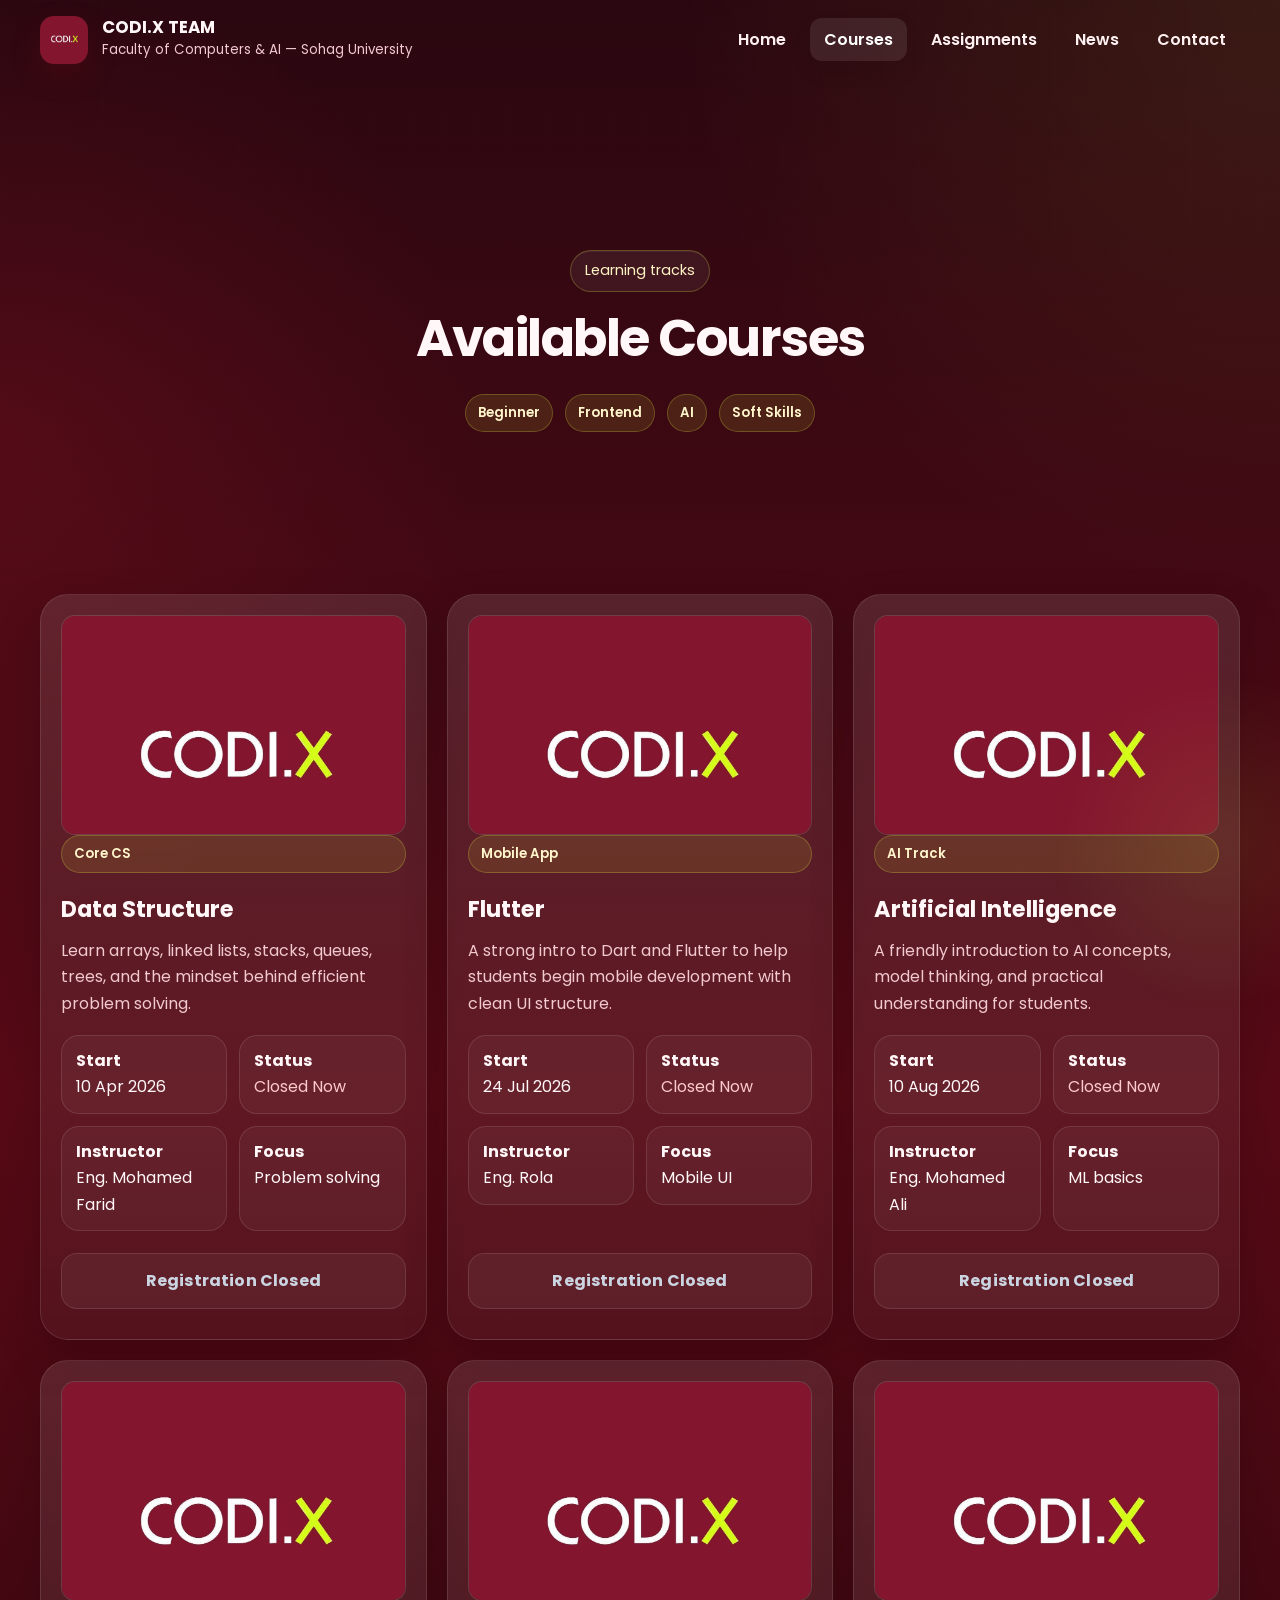
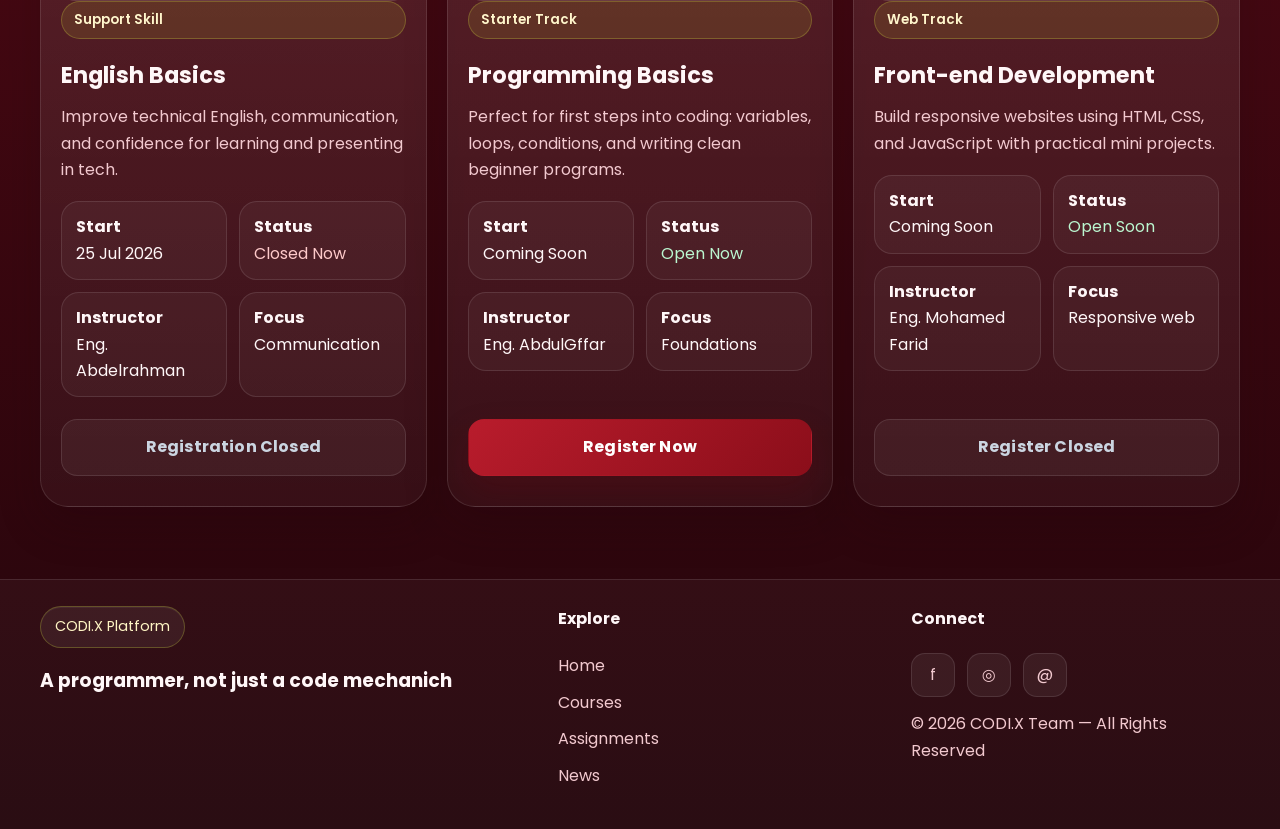
<file: courses.html>
<!DOCTYPE html>
<html lang="en">
<head>
  <meta charset="UTF-8"><meta name="viewport" content="width=device-width, initial-scale=1.0">
  <title>Courses | CODI.X TEAM</title>
  <link rel="preconnect" href="https://fonts.googleapis.com"><link rel="preconnect" href="https://fonts.gstatic.com" crossorigin>
  <link href="https://fonts.googleapis.com/css2?family=Poppins:wght@300;400;500;600;700;800&display=swap" rel="stylesheet">
  <link rel="stylesheet" href="styles/common.css"><link rel="stylesheet" href="styles/courses.css">
</head>
<body>

<header class="site-header">
  <div class="wrap nav-inner">
    <a class="brand" href="index.html">
      <img src="images/logo.jpg" alt="CODI.X logo">
      <div class="brand-copy">
        <h1>CODI.X TEAM</h1>
        <small>Faculty of Computers &amp; AI — Sohag University</small>
      </div>
    </a>
    <button class="nav-toggle" aria-label="Toggle navigation">☰</button>
    <nav class="main-nav" aria-label="Main navigation">
      <ul><li><a href="index.html" class="">Home</a></li><li><a href="courses.html" class="active">Courses</a></li><li><a href="assignments.html" class="">Assignments</a></li><li><a href="news.html" class="">News</a></li><li><a href="index.html#contact" class="">Contact</a></li></ul>
    </nav>
  </div>
</header>
<main class="page-shell">
  <section class="hero-mini wrap center reveal">
    <div class="eyebrow">Learning tracks</div>
    <h1 class="page-title">Available Courses</h1>
    <!-- <p class="page-sub">The page now feels more like a polished product catalog: clear cards, smart spacing, and a stronger visual hierarchy.</p> -->
    <div class="filter-row">
      <span class="badge">Beginner</span><span class="badge">Frontend</span><span class="badge">AI</span><span class="badge">Soft Skills</span>
    </div>
  </section>
  <section class="section-tight">
    <div class="wrap course-grid">

      <!-- Easy edit: use class "register-btn" for open and "register-btn closed" for closed. Change href to your form link anytime. -->
      
      
      <article class="course-card card reveal">
        <img src="images/logo.jpg" alt="Data Structure">
        <span class="badge">Core CS</span>
        <h3>Data Structure</h3>
        <p>Learn arrays, linked lists, stacks, queues, trees, and the mindset behind efficient problem solving.</p>
        <div class="course-meta">
          <div><strong>Start</strong><br><span class="muted">10 Apr 2026</span></div>
          <div><strong>Status</strong><br><span class="status-closed">Closed Now</span></div>
          <div><strong>Instructor</strong><br><span class="muted">Eng. Mohamed Farid</span></div>
          <div><strong>Focus</strong><br><span class="muted">Problem solving</span></div>
        </div>
        <div class="course-actions">
          <a class="btn register-btn closed" href="#" aria-disabled="true">Registration Closed</a>
        </div>
        <div class="register-note"></div>
      </article>
      
      
      <article class="course-card card reveal">
        <img src="images/logo.jpg" alt="Flutter">
        <span class="badge">Mobile App</span>
        <h3>Flutter</h3>
        <p>A strong intro to Dart and Flutter to help students begin mobile development with clean UI structure.</p>
        <div class="course-meta">
          <div><strong>Start</strong><br><span class="muted">24 Jul 2026</span></div>
          <div><strong>Status</strong><br><span class="status-closed">Closed Now</span></div>
          <div><strong>Instructor</strong><br><span class="muted">Eng. Rola</span></div>
          <div><strong>Focus</strong><br><span class="muted">Mobile UI</span></div>
        </div>
        <div class="course-actions">
          <a class="btn register-btn closed" href="#" aria-disabled="true">Registration Closed</a>
        </div>
        <div class="register-note"></div>
      </article><article class="course-card card reveal">
        <img src="images/logo.jpg" alt="Artificial Intelligence">
        <span class="badge">AI Track</span>
        <h3>Artificial Intelligence</h3>
        <p>A friendly introduction to AI concepts, model thinking, and practical understanding for students.</p>
        <div class="course-meta">
          <div><strong>Start</strong><br><span class="muted">10 Aug 2026</span></div>
          <div><strong>Status</strong><br><span class="status-closed">Closed Now</span></div>
          <div><strong>Instructor</strong><br><span class="muted">Eng. Mohamed Ali</span></div>
          <div><strong>Focus</strong><br><span class="muted">ML basics</span></div>
        </div>
        <div class="course-actions">
          <a class="btn register-btn closed" href="#" aria-disabled="true">Registration Closed</a>
        </div>
        <div class="register-note"></div>
      </article>
      
      
      <article class="course-card card reveal">
        <img src="images/logo.jpg" alt="English Basics">
        <span class="badge">Support Skill</span>
        <h3>English Basics</h3>
        <p>Improve technical English, communication, and confidence for learning and presenting in tech.</p>
        <div class="course-meta">
          <div><strong>Start</strong><br><span class="muted">25 Jul 2026</span></div>
          <div><strong>Status</strong><br><span class="status-closed">Closed Now</span></div>
          <div><strong>Instructor</strong><br><span class="muted">Eng. Abdelrahman</span></div>
          <div><strong>Focus</strong><br><span class="muted">Communication</span></div>
        </div>
        <div class="course-actions">
          <a class="btn register-btn closed" href="#" aria-disabled="true">Registration Closed</a>
        </div>
        <div class="register-note"></div>
      </article>
      
      
      <article class="course-card card reveal">
        <img src="images/logo.jpg" alt="Programming Basics">
        <span class="badge">Starter Track</span>
        <h3>Programming Basics</h3>
        <p>Perfect for first steps into coding: variables, loops, conditions, and writing clean beginner programs.</p>
        <div class="course-meta">
          <div><strong>Start</strong><br><span class="muted">Coming Soon</span></div>
          <div><strong>Status</strong><br><span class="status-open">Open Now</span></div>
          <div><strong>Instructor</strong><br><span class="muted">Eng. AbdulGffar</span></div>
          <div><strong>Focus</strong><br><span class="muted">Foundations</span></div>
        </div>
        <div class="course-actions">
          <a class="btn register-btn " href="register.html?courses=Programming Basics">
            Register Now</a>
        </div>
        <div class="register-note"></div>
      </article>
      
      
      <article class="course-card card reveal">
        <img src="images/logo.jpg" alt="Front-end Development">
        <span class="badge">Web Track</span>
        <h3>Front-end Development</h3>
        <p>Build responsive websites using HTML, CSS, and JavaScript with practical mini projects.</p>
        <div class="course-meta">
          <div><strong>Start</strong><br><span class="muted">Coming Soon</span></div>
          <div><strong>Status</strong><br><span class="status-open">Open Soon</span></div>
          <div><strong>Instructor</strong><br><span class="muted">Eng. Mohamed Farid </span></div>
          <div><strong>Focus</strong><br><span class="muted">Responsive web</span></div>
        </div>
        <div class="course-actions">
          <a class="btn register-btn closed" href="index.html#contact">Register Closed</a>
        </div>
        <div class="register-note"></div>
      </article>
    </div>
  </section>
</main>

<footer class="footer">
  <div class="wrap footer-grid">
    <div>
      <div class="eyebrow">CODI.X Platform</div>
       <h3>A programmer, not just a code mechanich</h3> 
     
    </div>
    <div>
      <h4 style="margin-top:0">Explore</h4>
      <ul class="footer-links">
        <li><a href="index.html">Home</a></li>
        <li><a href="courses.html">Courses</a></li>
        <li><a href="assignments.html">Assignments</a></li>
        <li><a href="news.html">News</a></li>
      </ul>
    </div>
    <div>
      <h4 style="margin-top:0">Connect</h4>
      <div class="socials">
<a class="social-link" href="https://www.facebook.com/share/1Fq2WD6ush/" aria-label="Facebook">f</a>
        <a class="social-link" href="https://www.instagram.com/mohamedfarid__37?igsh=bWw5bzZlazRscjZk" aria-label="Instagram">◎</a>
        <a class="social-link" href="codixacadmy@gmail.com" aria-label="Email">@</a>
      </div>
      <p style="margin-top:14px">© 2026 CODI.X Team — All Rights Reserved</p>
    </div>
  </div>
</footer>
<script src="scripts/common.js"></script>

</body></html>
</file>
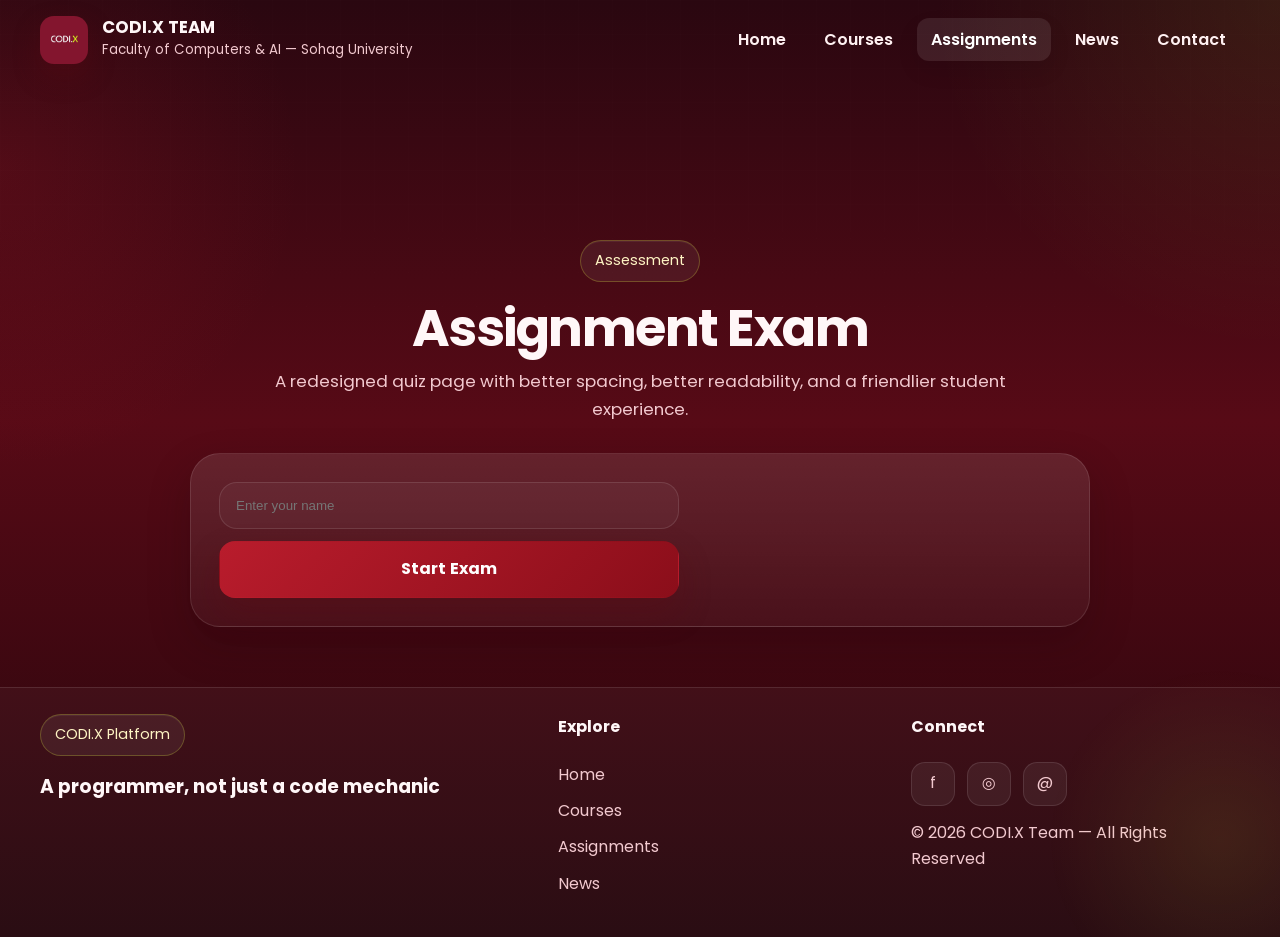
<file: exam.html>
<!DOCTYPE html>
<html lang="en">
<head>
  <meta charset="UTF-8"><meta name="viewport" content="width=device-width, initial-scale=1.0">
  <title>Assignment Exam | CODI.X TEAM</title>
  <link rel="preconnect" href="https://fonts.googleapis.com"><link rel="preconnect" href="https://fonts.gstatic.com" crossorigin>
  <link href="https://fonts.googleapis.com/css2?family=Poppins:wght@300;400;500;600;700;800&display=swap" rel="stylesheet">
  <link rel="stylesheet" href="styles/common.css"><link rel="stylesheet" href="styles/exam.css">
</head>
<body>

<header class="site-header">
  <div class="wrap nav-inner">
    <a class="brand" href="index.html">
      <img src="images/logo.jpg" alt="CODI.X logo">
      <div class="brand-copy">
        <h1>CODI.X TEAM</h1>
        <small>Faculty of Computers &amp; AI — Sohag University</small>
      </div>
    </a>
    <button class="nav-toggle" aria-label="Toggle navigation">☰</button>
    <nav class="main-nav" aria-label="Main navigation">
      <ul><li><a href="index.html" class="">Home</a></li><li><a href="courses.html" class="">Courses</a></li><li><a href="assignments.html" class="active">Assignments</a></li><li><a href="news.html" class="">News</a></li><li><a href="index.html#contact" class="">Contact</a></li></ul>
    </nav>
  </div>
</header>
<main class="page-shell">
  <section class="article-hero wrap center reveal">
    <div class="eyebrow">Assessment</div>
    <h1 class="page-title">Assignment Exam</h1>
    <p class="page-sub">A redesigned quiz page with better spacing, better readability, and a friendlier student experience.</p>
  </section>
  <article class="article card reveal">
    <div id="login">
      <input type="text" id="studentName" placeholder="Enter your name">
      <button class="btn" onclick="startExam()">Start Exam</button>
    </div>
    <div id="exam" style="display:none; margin-top:24px;">
      <div class="question">
        <h3>1- What does HTML stand for?</h3>
        <label><input type="radio" name="q1" value="0"> Hyper Tool Machine Language</label>
        <label><input type="radio" name="q1" value="1"> Hyper Text Markup Language</label>
        <label><input type="radio" name="q1" value="0"> High Text Machine Language</label>
      </div>
      <div class="question">
        <h3>2- Which language styles web pages?</h3>
        <label><input type="radio" name="q2" value="0"> HTML</label>
        <label><input type="radio" name="q2" value="1"> CSS</label>
        <label><input type="radio" name="q2" value="0"> Python</label>
      </div>
      <div class="question">
        <h3>3- Which language runs in the browser?</h3>
        <label><input type="radio" name="q3" value="1"> JavaScript</label>
        <label><input type="radio" name="q3" value="0"> Python</label>
        <label><input type="radio" name="q3" value="0"> C++</label>
      </div>
      <button class="btn" onclick="submitExam()">Submit Exam</button>
      <div class="result" id="result" style="display:none"></div>
    </div>
  </article>
</main>

<footer class="footer">
  <div class="wrap footer-grid">
    <div>
      <div class="eyebrow">CODI.X Platform</div>
      <h3 style="margin:16px 0 10px">A programmer, not just a code mechanic</h3>

    </div>
    <div>
      <h4 style="margin-top:0">Explore</h4>
      <ul class="footer-links">
        <li><a href="index.html">Home</a></li>
        <li><a href="courses.html">Courses</a></li>
        <li><a href="assignments.html">Assignments</a></li>
        <li><a href="news.html">News</a></li>
      </ul>
    </div>
    <div>
      <h4 style="margin-top:0">Connect</h4>
      <div class="socials">
        <a class="social-link" href="#" aria-label="Facebook">f</a>
        <a class="social-link" href="#" aria-label="Instagram">◎</a>
        <a class="social-link" href="#" aria-label="Email">@</a>
      </div>
      <p style="margin-top:14px">© 2026 CODI.X Team — All Rights Reserved</p>
    </div>
  </div>
</footer>
<script src="scripts/common.js"></script>

<script>
function startExam(){
  const name = document.getElementById("studentName").value.trim();
  if(!name){ alert("Please enter your name"); return; }
  document.getElementById("login").style.display="none";
  document.getElementById("exam").style.display="block";
}
function submitExam(){
  const answers = document.querySelectorAll("input[type=radio]:checked");
  if(answers.length < 3){ alert("Please answer all questions"); return; }
  let score = 0;
  answers.forEach(a => score += parseInt(a.value,10));
  const name = document.getElementById("studentName").value.trim();
  const result = document.getElementById("result");
  result.style.display = "block";
  result.innerHTML = `<strong>${name}</strong>, your score is <strong>${score} / 3</strong>.`;
}
</script>
</body></html>
</file>
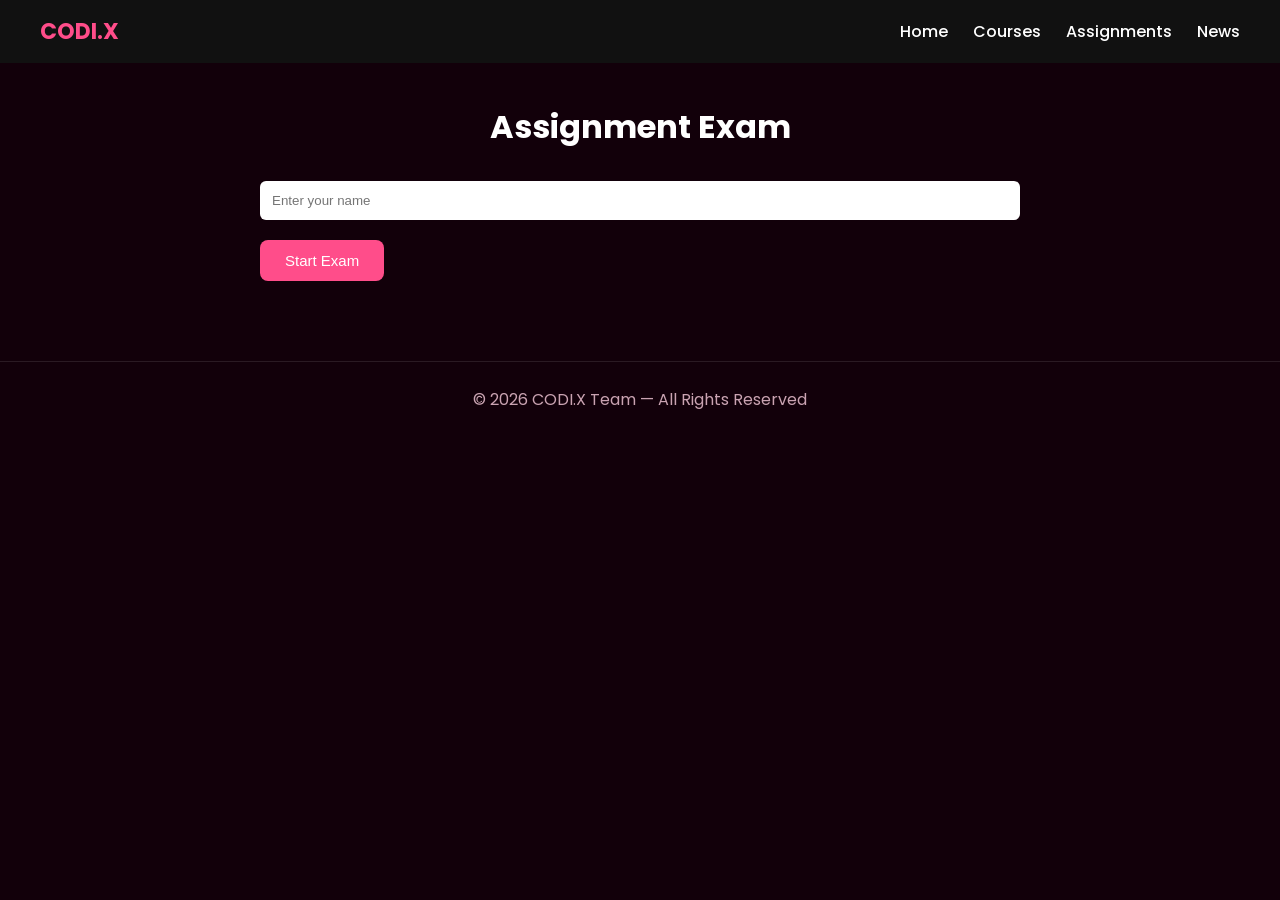
<file: exsam.html>
<!DOCTYPE html>
<html lang="en">

<head>

<meta charset="UTF-8">
<meta name="viewport" content="width=device-width, initial-scale=1.0">

<title>CODI.X Assignment Exam</title>

<link href="https://fonts.googleapis.com/css2?family=Poppins:wght@300;400;500;600;700&display=swap" rel="stylesheet">

<style>

/* ================================
   GENERAL STYLE
================================ */

*{
margin:0;
padding:0;
box-sizing:border-box;
}

body{
font-family:"Poppins",sans-serif;
background:#12000a;
color:white;
overflow-x:hidden;
}

.container{
max-width:800px;
margin:auto;
padding:40px 20px;
}

/* ================================
   NAVBAR
================================ */

.navbar{
display:flex;
justify-content:space-between;
align-items:center;
padding:15px 40px;
background:#111;
}

.logo{
font-size:22px;
font-weight:bold;
color:#ff4d8a;
}

.nav-links{
display:flex;
gap:25px;
}

.nav-links a{
color:white;
text-decoration:none;
font-weight:500;
}

.nav-links a:hover{
color:#ff4d8a;
}

/* ================================
   TITLE
================================ */

h1{
text-align:center;
margin-bottom:30px;
}

/* ================================
   INPUT
================================ */

input[type="text"]{
width:100%;
padding:12px;
margin-bottom:20px;
border:none;
border-radius:6px;
}

/* ================================
   BUTTON
================================ */

button{
background:#ff4d8a;
color:white;
border:none;
padding:12px 25px;
border-radius:8px;
cursor:pointer;
font-size:15px;
transition:.3s;
}

button:hover{
background:#ff2e74;
}

/* ================================
   QUESTION CARD
================================ */

.question{
margin-top:25px;
padding:20px;
background:#3a001f;
border-radius:12px;
}

.question h3{
margin-bottom:10px;
}

.question label{
display:block;
margin-bottom:8px;
cursor:pointer;
}

/* ================================
   RESULT
================================ */

.result{
font-size:22px;
text-align:center;
margin-top:30px;
color:#00ff9d;
}

/* ================================
   FOOTER
================================ */

footer{
border-top:1px solid rgba(255,255,255,0.1);
padding:25px;
text-align:center;
margin-top:40px;
color:#caa3b2;
}

/* ================================
   MOBILE
================================ */

@media(max-width:768px){

.navbar{
flex-direction:column;
gap:10px;
}

.nav-links{
gap:15px;
font-size:14px;
}

}
/* ================================
   GLOBAL RESPONSIVE FIX
================================ */

/* الصور متكبرش عن الكرت */
/* img{
max-width:100%;
height:auto;
display:block;
} */

/* الصور العامة */
img{
max-width:100%;
height:auto;
}

/* صور الكروت في المنتصف */
.course-card img{
display:block;
margin:0 auto 15px auto;
}

/* يخلي العناصر تلف تحت بعض لو الشاشة صغيرة */
.nav-inner{
flex-wrap:wrap;
}

/* المينيو تبقى في سطر تحت اللوجو في الموبايل */
@media (max-width:768px){

.main-nav{
width:100%;
margin-top:10px;
}

.main-nav ul{
display:flex;
flex-wrap:wrap;
justify-content:center;
gap:12px;
padding:0;
}

.main-nav a{
font-size:14px;
}

/* يقلل المسافات */
.wrap,
.container{
width:95%;
}

/* يخلي الكروت تملى الشاشة */
.courses-container{
grid-template-columns:1fr;
}

/* أي جريد تانية */
.cards,
.grid,
.items{
grid-template-columns:1fr !important;
}

}

/* موبايلات أصغر */
@media (max-width:480px){

.page-title{
font-size:22px;
}

.brand h2{
font-size:18px;
}

}

</style>

</head>

<body>

<!-- NAVBAR -->

<div class="navbar">

<div class="logo">CODI.X</div>

<div class="nav-links">
<a href="index.html">Home</a>
<a href="courses.html">Courses</a>
<a href="assignments.html">Assignments</a>
<a href="news.html">News</a>
</div>

</div>


<div class="container">

<h1>Assignment Exam</h1>

<!-- LOGIN -->

<div id="login">

<input type="text" id="studentName" placeholder="Enter your name">

<button onclick="startExam()">Start Exam</button>

</div>


<!-- EXAM -->

<div id="exam" style="display:none;">

<div class="question">

<h3>1- What does HTML stand for?</h3>

<label><input type="radio" name="q1" value="0"> Hyper Tool Machine Language</label>
<label><input type="radio" name="q1" value="1"> Hyper Text Markup Language</label>
<label><input type="radio" name="q1" value="0"> High Text Machine Language</label>

</div>


<div class="question">

<h3>2- Which language styles web pages?</h3>

<label><input type="radio" name="q2" value="0"> HTML</label>
<label><input type="radio" name="q2" value="1"> CSS</label>
<label><input type="radio" name="q2" value="0"> Python</label>

</div>


<div class="question">

<h3>3- Which language runs in the browser?</h3>

<label><input type="radio" name="q3" value="1"> JavaScript</label>
<label><input type="radio" name="q3" value="0"> Python</label>
<label><input type="radio" name="q3" value="0"> C++</label>

</div>

<br>

<button onclick="submitExam()">Submit Exam</button>

<div class="result" id="result"></div>

</div>

</div>


<footer>
© 2026 CODI.X Team — All Rights Reserved
</footer>


<script>

/* START EXAM */

function startExam(){

let name=document.getElementById("studentName").value.trim();

if(name===""){
alert("Please enter your name");
return;
}

document.getElementById("login").style.display="none";
document.getElementById("exam").style.display="block";

}


/* SUBMIT EXAM */

function submitExam(){

let answers=document.querySelectorAll("input[type=radio]:checked");

if(answers.length<3){
alert("Please answer all questions");
return;
}

let score=0;

answers.forEach(a=>{
score+=parseInt(a.value);
});

let name=document.getElementById("studentName").value;

document.getElementById("result").innerHTML=
name + ", Your Score: "+score+" / 3";

}

</script>

</body>
</html>
</file>
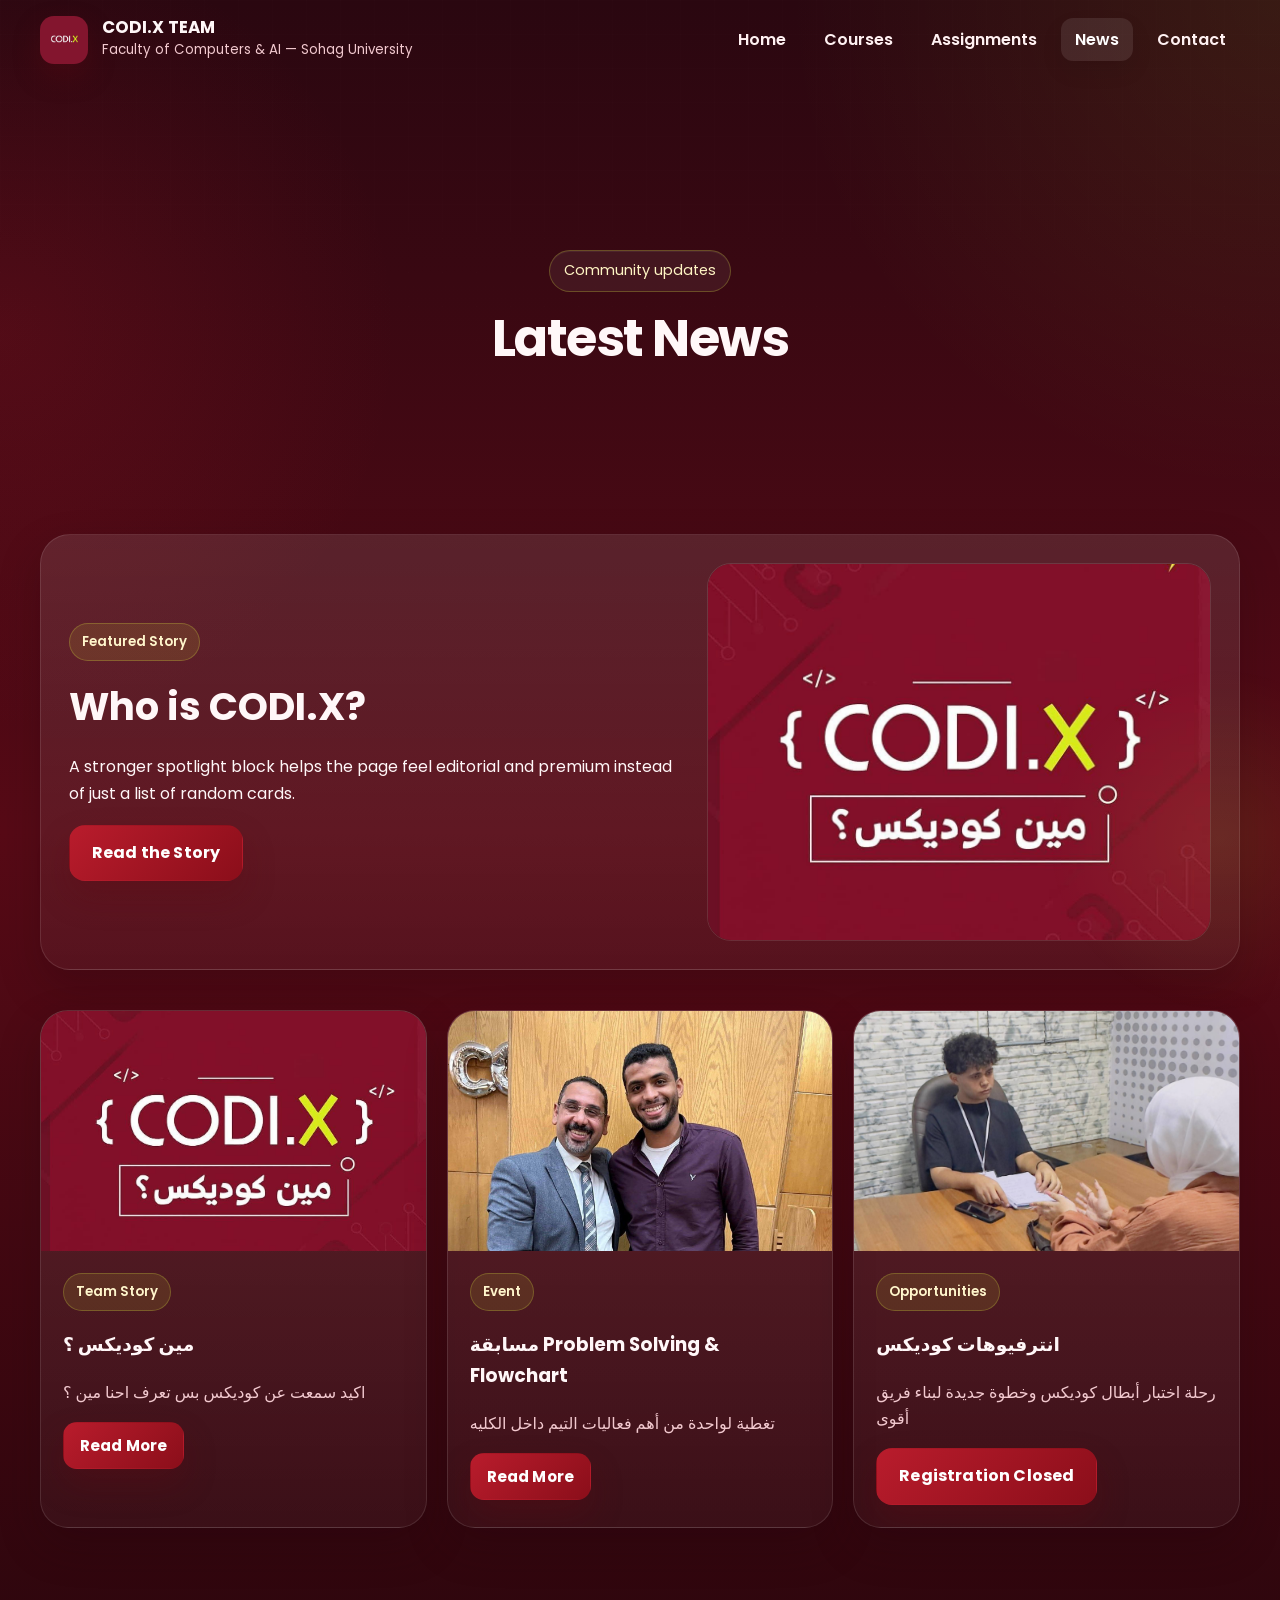
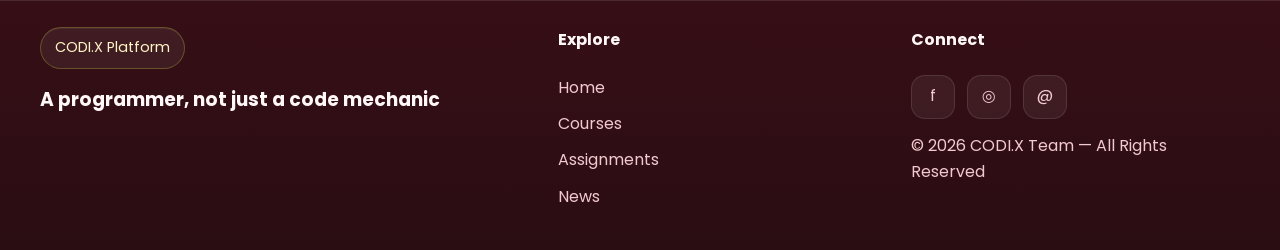
<file: news.html>
<!DOCTYPE html>
<html lang="en">
<head>
  <meta charset="UTF-8"><meta name="viewport" content="width=device-width, initial-scale=1.0">
  <title>News | CODI.X TEAM</title>
  <link rel="preconnect" href="https://fonts.googleapis.com"><link rel="preconnect" href="https://fonts.gstatic.com" crossorigin>
  <link href="https://fonts.googleapis.com/css2?family=Poppins:wght@300;400;500;600;700;800&display=swap" rel="stylesheet">
  <link rel="stylesheet" href="styles/common.css"><link rel="stylesheet" href="styles/news.css">
</head>
<body>

<header class="site-header">
  <div class="wrap nav-inner">
    <a class="brand" href="index.html">
      <img src="images/logo.jpg" alt="CODI.X logo">
      <div class="brand-copy">
        <h1>CODI.X TEAM</h1>
        <small>Faculty of Computers &amp; AI — Sohag University</small>
      </div>
    </a>
    <button class="nav-toggle" aria-label="Toggle navigation">☰</button>
    <nav class="main-nav" aria-label="Main navigation">
      <ul><li><a href="index.html" class="">Home</a></li><li><a href="courses.html" class="">Courses</a></li><li><a href="assignments.html" class="">Assignments</a></li><li><a href="news.html" class="active">News</a></li><li><a href="index.html#contact" class="">Contact</a></li></ul>
    </nav>
  </div>
</header>
<main class="page-shell">
  <section class="hero-mini wrap center reveal">
    <div class="eyebrow">Community updates</div>
    <h1 class="page-title">Latest News</h1>
    
  </section>
  <section class="section-tight">
    <div class="wrap feature card reveal">
      <div>
        <span class="badge">Featured Story</span>
        <h2 style="font-size:2.4rem;margin:14px 0 10px">Who is CODI.X?</h2>
        <p class="muted">A stronger spotlight block helps the page feel editorial and premium instead of just a list of random cards.</p>
        <div style="margin-top:18px"><a class="btn" href="codix-news.html">Read the Story</a></div>
      </div>
      <img src="images/how co.jpg" alt="Who is Codix">
    </div>
    <div class="wrap news-grid">
      <article class="news-card card reveal">
        <img src="images/how co.jpg" alt="Who is Codix">
        <div class="news-content">
          <span class="badge">Team Story</span>
          <h3>مين كوديكس ؟</h3>
          <p>   اكيد سمعت عن كوديكس بس تعرف احنا مين ؟ <p>
          <a class="btn small" href="codix-news.html">Read More</a>
        </div>
      </article>
      <article class="news-card card reveal">
        <img src="images/مسابقه4.jpg" alt="Competition">
        <div class="news-content">
          <span class="badge">Event</span>
          <h3>مسابقة Problem Solving &amp; Flowchart</h3>
          <p>تغطية لواحدة من أهم فعاليات التيم داخل الكليه </p>
          <a class="btn small" href="ch.html">Read More</a>
        </div>
      </article>
      <article class="news-card card reveal">
        <img src="images/int1.jpg" alt="Interviews">
        <div class="news-content">
          <span class="badge">Opportunities</span>
          <h3>انترفيوهات كوديكس</h3>
          <p>رحلة اختبار أبطال كوديكس وخطوة جديدة لبناء فريق أقوى</p>
          <a class="btn register-btn closed" href="#">Registration Closed</a>
        </div>
      </article>
    </div>
  </section>
</main>

<footer class="footer">
  <div class="wrap footer-grid">
    <div>
      <div class="eyebrow">CODI.X Platform</div>
      <h3 style="margin:16px 0 10px">A programmer, not just a code mechanic</h3>
      
    </div>
    <div>
      <h4 style="margin-top:0">Explore</h4>
      <ul class="footer-links">
        <li><a href="index.html">Home</a></li>
        <li><a href="courses.html">Courses</a></li>
        <li><a href="assignments.html">Assignments</a></li>
        <li><a href="news.html">News</a></li>
      </ul>
    </div>
    <div>
      <h4 style="margin-top:0">Connect</h4>
      <div class="socials">
        <a class="social-link" href="https://www.facebook.com/share/1Fq2WD6ush/" aria-label="Facebook">f</a>
        <a class="social-link" href="https://www.instagram.com/mohamedfarid__37?igsh=bWw5bzZlazRscjZk" aria-label="Instagram">◎</a>
        <a class="social-link" href="codixacadmy@gmail.com" aria-label="Email">@</a>
      </div>
      <p style="margin-top:14px">© 2026 CODI.X Team — All Rights Reserved</p>
    </div>
  </div>
</footer>
<script src="scripts/common.js"></script>

</body></html>
</file>
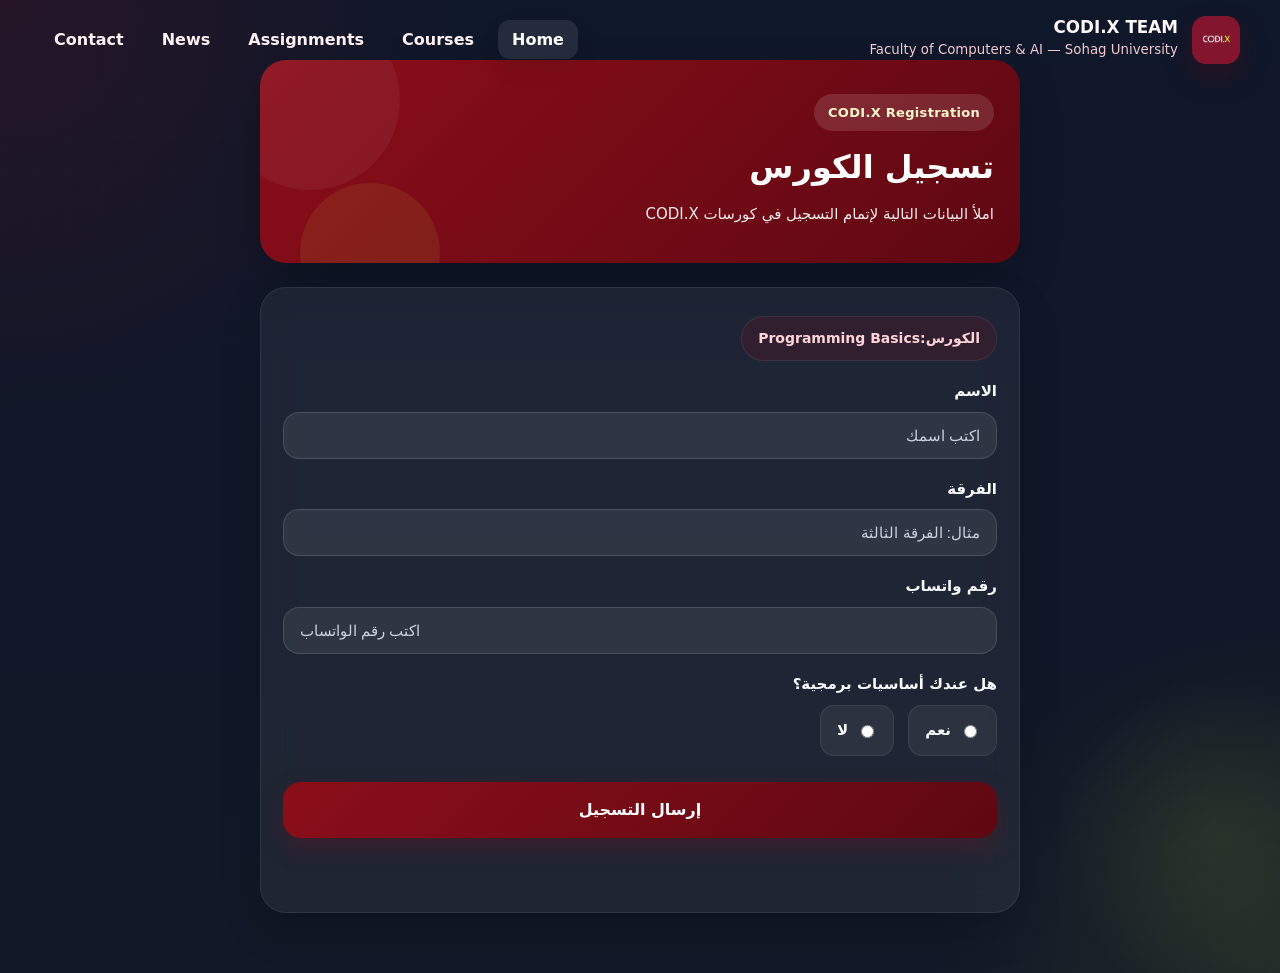
<file: register.html>
<!DOCTYPE html>
<html lang="ar" dir="rtl">
<head>
  <meta charset="UTF-8" />
  <meta name="viewport" content="width=device-width, initial-scale=1.0" />
  <title>تسجيل الكورس | CODI.X</title>

  <!-- تنسيقات الموقع الأساسية -->
  <link rel="stylesheet" href="styles/common.css" />

  <!-- تنسيقات صفحة التسجيل فقط -->
  <link rel="stylesheet" href="styles/register.css" />
</head>
<body>

  <header class="site-header">
  <div class="wrap nav-inner">
    <a class="brand" href="index.html">
      <img src="./images/logo.jpg" alt="CODI.X logo">
      <div class="brand-copy">
        <h1>CODI.X TEAM</h1>
        <small>Faculty of Computers &amp; AI — Sohag University</small>
      </div>
    </a>
    <button class="nav-toggle" aria-label="Toggle navigation">☰</button>
    <nav class="main-nav" aria-label="Main navigation">
      <ul><li><a href="index.html" class="active">Home</a>
      </li><li><a href="courses.html" class="">Courses</a>
      </li><li><a href="assignments.html" class="">Assignments</a>
      </li><li><a href="news.html" class="">News</a>
      </li><li><a href="index.html#contact" class="">Contact</a>
      </li></ul>
    </nav>
  </div>
</header>
  
   

  <main class="register-page">
    <div class="register-container">

      <section class="register-hero">
        <span class="register-badge">CODI.X Registration</span>
        <h1>تسجيل الكورس</h1>
        <p>
          املأ البيانات التالية لإتمام التسجيل في كورسات CODI.X
        </p>
      </section>

      <section class="register-form-box">
        <div class="course-badge" id="courseName">الكورس:Programming Basics </div>

        <form id="registerForm" class="form-grid" action="https://formspree.io/f/maqppkzq" 
        method="post"
        
        >
          <input type="hidden" id="courseInput" name="course" value="Front-End" />

          <div class="form-group">
            <label for="fullName">الاسم</label>
            <input
              type="text"
              id="fullName"
              name="fullName"
              class="form-control"
              placeholder="اكتب اسمك"
              required
            />
          </div>

          <div class="form-group">
            <label for="year">الفرقة</label>
            <input
              type="text"
              id="year"
              name="year"
              class="form-control"
              placeholder="مثال: الفرقة الثالثة"
              required
            />
          </div>

          <div class="form-group">
            <label for="whatsapp">رقم واتساب</label>
            <input
              type="tel"
              id="whatsapp"
              name="whatsapp"
              class="form-control"
              placeholder="اكتب رقم الواتساب"
              required
            />
          </div>

          <div class="form-group">
            <label>هل عندك أساسيات برمجية؟</label>

            <div class="radio-group">
              <label class="radio-option">
                <input type="radio" name="basics" value="نعم" required />
                <span>نعم</span>
              </label>

              <label class="radio-option">
                <input type="radio" name="basics" value="لا" required />
                <span>لا</span>
              </label>
            </div>
          </div>

          <button type="submit" class="submit-btn">إرسال التسجيل</button>

          <p class="note">
            
          </p>
        </form>
      </section>

    </div>
  </main>



  <script>
    const params = new URLSearchParams(window.location.search);
    const course = params.get("course");

    if (course) {
      document.getElementById("courseName").textContent = "الكورس: " + course;
      document.getElementById("courseInput").value = course;
    }

    // document.getElementById("registerForm").addEventListener("submit", function (e) {
    //   e.preventDefault();
    //   alert("الصفحة جاهزة. الخطوة الجاية هنربطها بخدمة استقبال البيانات.");
    // });
  </script>

</body>
</html>
</file>
<file: styles/common.css>
:root{
  --bg:#21050a;
  --bg-soft:#340811;
  --panel:rgba(97, 10, 26, .78);
  --panel-2:rgba(126, 15, 34, .78);
  --line:rgba(255,255,255,.11);
  --text:#fff7f8;
  --muted:#f2c9cf;
  --primary:#8B0E1A;
  --primary-dark:#5E0812;
  --primary-light:#b91c2c;
  --primary-2:#c81e33;
  --accent:#E6FF3F;
  --accent-soft:#f5ff98;
  --success:#7CFF8F;
  --warning:#ffd166;
  --shadow:0 22px 60px rgba(32,4,10,.38);
  --shadow-soft:0 18px 40px rgba(32,4,10,.25);
  --radius:24px;
  --radius-sm:16px;
  --max:1200px;
}
*{box-sizing:border-box}
html{scroll-behavior:smooth;-webkit-text-size-adjust:100%}
body{
  margin:0;
  font-family:"Poppins",system-ui,-apple-system,sans-serif;
  color:var(--text);
  background:
    radial-gradient(circle at top right, rgba(230,255,63,.08), transparent 22%),
    radial-gradient(circle at left 18%, rgba(185,28,44,.18), transparent 20%),
    linear-gradient(180deg, #2a0710 0%, #570a16 45%, #23050b 100%);
  line-height:1.65;
  overflow-x:hidden;
}
body::before{
  content:"";
  position:fixed; inset:0;
  background-image:
    linear-gradient(rgba(255,255,255,.03) 1px, transparent 1px),
    linear-gradient(90deg, rgba(255,255,255,.03) 1px, transparent 1px);
  background-size:34px 34px;
  mask-image:linear-gradient(180deg, rgba(255,255,255,.26), transparent 92%);
  pointer-events:none;
}
body::after{
  content:"";
  position:fixed; inset:auto -120px -120px auto;
  width:360px; height:360px; border-radius:50%;
  background:radial-gradient(circle, rgba(230,255,63,.08), transparent 68%);
  pointer-events:none;
}
img{max-width:100%; display:block}
a{text-decoration:none; color:inherit}
button{font:inherit}
.wrap,.container{width:min(calc(100% - 32px), var(--max)); margin-inline:auto}
.section{padding:88px 0}
.section-tight{padding:72px 0}
.page-shell{padding-top:100px}
.eyebrow{
  display:inline-flex; align-items:center; gap:10px;
  padding:8px 14px; border:1px solid rgba(230,255,63,.24); border-radius:999px;
  background:rgba(255,255,255,.06); color:#fff5c4; font-size:.9rem;
  box-shadow:inset 0 1px 0 rgba(255,255,255,.06);
}
.section-title,.page-title{
  margin:18px 0 12px;
  font-size:clamp(2rem, 4vw, 3.5rem);
  line-height:1.1;
  letter-spacing:-.03em;
}
.section-sub,.page-sub{
  color:var(--muted);
  margin:0 auto;
  max-width:760px;
  font-size:1.05rem;
}
.center{text-align:center}
.glass{
  background:linear-gradient(180deg, rgba(255,255,255,.10), rgba(255,255,255,.04));
  backdrop-filter:blur(14px);
  border:1px solid var(--line);
  box-shadow:var(--shadow);
}
.card{
  background:linear-gradient(180deg, rgba(255,255,255,.10), rgba(255,255,255,.04));
  border:1px solid var(--line);
  border-radius:var(--radius);
  box-shadow:var(--shadow-soft);
}
.btn{
  display:inline-flex; align-items:center; justify-content:center; gap:10px;
  padding:14px 22px; border-radius:16px; border:1px solid transparent;
  background:linear-gradient(135deg, var(--primary-light), var(--primary));
  color:white; font-weight:700; letter-spacing:.01em; cursor:pointer;
  box-shadow:0 16px 32px rgba(94,8,18,.33);
  transition:transform .25s ease, box-shadow .25s ease, border-color .25s ease, background .25s ease, color .25s ease;
}
.btn:hover{
  transform:translateY(-3px);
  box-shadow:0 20px 36px rgba(94,8,18,.42);
  background:linear-gradient(135deg, #c91f35, #780b17);
}
.btn.secondary{
  background:rgba(255,255,255,.05);
  border-color:rgba(230,255,63,.18);
  color:var(--text);
  box-shadow:none;
}
.btn.secondary:hover{background:rgba(255,255,255,.10); border-color:rgba(230,255,63,.3)}
.btn.small{padding:10px 16px; border-radius:14px; font-size:.95rem}
.badge{
  display:inline-flex; align-items:center; gap:8px;
  padding:7px 12px; border-radius:999px; font-size:.83rem; font-weight:600;
  color:#fff6cc; background:rgba(230,255,63,.10); border:1px solid rgba(230,255,63,.22);
}
.site-header{
  position:fixed; top:0; left:0; right:0; z-index:1000;
  transition:background .25s ease, border-color .25s ease, box-shadow .25s ease;
  border-bottom:1px solid transparent;
}
.site-header.scrolled{
  background:rgba(82,9,21,.80);
  backdrop-filter:blur(14px);
  border-color:rgba(230,255,63,.12);
  box-shadow:0 18px 35px rgba(32,4,10,.34);
}
.navbar,.nav-inner{display:flex; align-items:center; justify-content:space-between; gap:20px; padding:16px 0}
.brand{display:flex; align-items:center; gap:14px}
.brand img,.logo-mark{
  width:48px; height:48px; border-radius:14px; object-fit:cover;
  background:linear-gradient(135deg, var(--primary-light), var(--accent));
  box-shadow:0 12px 26px rgba(94,8,18,.34);
}
.brand-copy h1,.brand-copy h2{margin:0; font-size:1.05rem; line-height:1.1}
.brand-copy small{color:var(--muted)}
.main-nav ul,.nav-links{display:flex; align-items:center; gap:10px; list-style:none; margin:0; padding:0}
.main-nav a,.nav-links a{
  padding:10px 14px; color:#fff1f2; border-radius:12px; font-weight:600;
  transition:background .25s ease, color .25s ease, transform .25s ease, box-shadow .25s ease;
}
.main-nav a:hover,.main-nav a.active,.nav-links a:hover{
  background:rgba(255,255,255,.09); color:#fff; transform:translateY(-2px);
  box-shadow:0 10px 22px rgba(0,0,0,.08);
}
.nav-toggle{
  display:none; width:48px; height:48px; border-radius:14px; border:1px solid var(--line);
  background:rgba(255,255,255,.05); color:var(--text); align-items:center; justify-content:center; cursor:pointer;
}
.footer{
  padding:26px 0 40px;
  border-top:1px solid var(--line);
  background:rgba(255,255,255,.03);
}
.footer-grid{
  display:grid; grid-template-columns:1.5fr 1fr 1fr; gap:24px; align-items:start;
}
.footer p,.footer li,.footer a{color:var(--muted)}
.footer-links{list-style:none; margin:0; padding:0; display:grid; gap:10px}
.socials{display:flex; gap:12px; flex-wrap:wrap}
.social-link{
  width:44px; height:44px; border-radius:14px; display:grid; place-items:center;
  border:1px solid var(--line); background:rgba(255,255,255,.06);
  transition:transform .25s ease, background .25s ease, border-color .25s ease;
}
.social-link:hover{
  transform:translateY(-3px) rotate(4deg);
  background:rgba(255,255,255,.11);
  border-color:rgba(230,255,63,.28);
}
.grid-3{display:grid; grid-template-columns:repeat(3,1fr); gap:22px}
.grid-2{display:grid; grid-template-columns:repeat(2,1fr); gap:22px}
.reveal{opacity:0; transform:translateY(28px); transition:opacity .7s ease, transform .7s ease}
.reveal.visible{opacity:1; transform:none}
.hero-orb,.hero-orb-2{
  position:absolute; border-radius:999px; filter:blur(18px); opacity:.55; pointer-events:none;
  animation:float 9s ease-in-out infinite;
}
.hero-orb{width:220px; height:220px; right:-30px; top:20px; background:rgba(230,255,63,.16)}
.hero-orb-2{width:180px; height:180px; left:-40px; bottom:20px; background:rgba(185,28,44,.24); animation-delay:-2.4s}
@keyframes float{50%{transform:translateY(-12px)}}
@media (max-width: 920px){
  .footer-grid,.grid-3,.grid-2{grid-template-columns:1fr}
}
@media (max-width: 820px){
  .nav-toggle{display:inline-flex}
  .main-nav{
    position:absolute; top:calc(100% + 10px); left:16px; right:16px;
    display:none;
  }
  .main-nav.open{display:block}
  .main-nav ul{
    flex-direction:column; align-items:stretch; gap:8px;
    padding:12px; border-radius:22px;
    background:rgba(82,9,21,.95); border:1px solid var(--line); box-shadow:var(--shadow);
  }
}
@media (max-width: 640px){
  .section{padding:72px 0}
  .page-shell{padding-top:88px}
  .wrap,.container{width:min(calc(100% - 20px), var(--max))}
  .btn{width:100%}
}
.btn.disabled,.btn[aria-disabled="true"]{background:rgba(255,255,255,.05);border-color:var(--line);box-shadow:none;color:#f4d8dd;pointer-events:none;cursor:not-allowed}


.codix-page{
  max-width: 950px;
  margin: 70px auto;
  padding: 0 20px;
}

.codix-hero{
  background: linear-gradient(135deg, #8B0E1A, #5E0812);
  color: #fff;
  border-radius: 24px;
  padding: 40px 28px;
  box-shadow: 0 10px 30px rgba(0,0,0,0.12);
  margin-bottom: 30px;
  text-align: center;
}

.codix-hero h1{
  margin: 0 0 12px;
  font-size: 2.2rem;
  line-height: 1.4;
}

.codix-hero p{
  margin: 0;
  font-size: 1.05rem;
  color: rgba(255,255,255,0.92);
  line-height: 1.9;
}

.qa-list{
  display: grid;
  gap: 22px;
}

.qa-card{
  background: #fff;
  border: 1px solid rgba(139,14,26,0.10);
  border-right: 5px solid #8B0E1A;
  border-radius: 20px;
  padding: 24px 22px;
  box-shadow: 0 8px 20px rgba(0,0,0,0.06);
  transition: 0.3s ease;
}

.qa-card:hover{
  transform: translateY(-4px);
  box-shadow: 0 14px 28px rgba(0,0,0,0.10);
}

.qa-card h2{
  margin: 0 0 12px;
  font-size: 1.35rem;
  color: #8B0E1A;
  line-height: 1.5;
}

.qa-card p{
  margin: 0;
  color: #2d2d2d;
  line-height: 2;
  font-size: 1rem;
}

.qa-card ul{
  margin: 12px 0 0;
  padding: 0 18px 0 0;
  color: #2d2d2d;
  line-height: 2;
}

.qa-card li{
  margin-bottom: 6px;
}

.codix-accent{
  color: #8B0E1A;
  font-weight: 700;
}

.codix-motto{
  margin-top: 30px;
  text-align: center;
  background: #fff7d6;
  color: #5E0812;
  border: 1px solid rgba(139,14,26,0.10);
  border-radius: 18px;
  padding: 18px 16px;
  font-weight: 700;
  font-size: 1.05rem;
}

@media (max-width: 768px){
  .codix-page{
    margin: 40px auto;
    padding: 0 14px;
  }

  .codix-hero{
    padding: 28px 18px;
    border-radius: 18px;
  }

  .codix-hero h1{
    font-size: 1.6rem;
  }

  .qa-card{
    padding: 18px 16px;
    border-radius: 16px;
  }

  .qa-card h2{
    font-size: 1.15rem;
  }

  .qa-card p,
  .qa-card li{
    font-size: 0.96rem;
  }
}

/* ===== NAVBAR ===== */

.navbar{
  position: sticky;
  top: 0;
  width: 100%;
  z-index: 1000;

  background: rgba(15,23,42,0.9);
  backdrop-filter: blur(10px);

  border-bottom: 1px solid rgba(255,255,255,0.08);
}

.nav-container{
  max-width: 1200px;
  margin: auto;
  padding: 16px 20px;

  display: flex;
  justify-content: space-between;
  align-items: center;
}

/* LOGO */

.logo{
  font-size: 22px;
  font-weight: 800;
  color: #fff;
  text-decoration: none;
}

.logo span{
  color: #E6FF3F;
}

/* LINKS */

.nav-links{
  display: flex;
  gap: 26px;
  list-style: none;
}

.nav-links a{
  text-decoration: none;
  color: #e2e8f0;
  font-weight: 500;
  font-size: 15px;

  transition: 0.3s;
}

.nav-links a:hover{
  color: #E6FF3F;
}
</file>
<file: styles/index.css>
.hero{position:relative; padding:160px 0 80px}
.hero-grid{display:grid; grid-template-columns:1.1fr .9fr; gap:26px; align-items:center}
.hero-copy h2{
  font-size:clamp(2.7rem, 5vw, 5.2rem);
  line-height:1;
  margin:18px 0;
  letter-spacing:-.05em;
}
.hero-copy p{color:var(--muted); font-size:1.08rem; max-width:640px}
.cta-row{display:flex; gap:14px; flex-wrap:wrap; margin-top:28px}
.hero-panel{
  padding:24px; border-radius:28px; position:relative; overflow:hidden;
}
.hero-panel::after{
  content:""; position:absolute; inset:auto -60px -60px auto; width:220px; height:220px; border-radius:50%;
  background:radial-gradient(circle, rgba(6,182,212,.22), transparent 60%);
}
.stat-grid{display:grid; grid-template-columns:repeat(3,1fr); gap:14px; margin-top:22px}
.stat-box{
  padding:18px; border-radius:20px; background:rgba(255,255,255,.04); border:1px solid var(--line);
}
.stat-box strong{display:block; font-size:1.65rem}
.kpis{display:grid; gap:14px; margin-top:22px}
.kpi{
  display:flex; justify-content:space-between; align-items:center; gap:10px; padding:16px 18px;
  border-radius:20px; border:1px solid var(--line); background:rgba(255,255,255,.03)
}
.about-grid{display:grid; grid-template-columns:1fr 1fr; gap:24px}
.about-card,.value-card,.course-preview,.assignment-row,.contact-card,.leader-card,.timeline-card{
  padding:24px; border-radius:26px;
}
.value-list{display:grid; gap:14px; margin-top:18px}
.value-item{display:flex; gap:14px; align-items:flex-start}
.icon-pill{
  min-width:48px; height:48px; border-radius:16px; display:grid; place-items:center; font-size:1.2rem;
  background:rgba(59,130,246,.14); border:1px solid rgba(96,165,250,.22);
}
.section-head{display:flex; align-items:end; justify-content:space-between; gap:20px; margin-bottom:24px}
.leadership-grid{display:grid; grid-template-columns:repeat(4,1fr); gap:18px}
.leader-card img{
  width:100%; aspect-ratio:1/1; object-fit:cover; border-radius:20px; margin-bottom:16px;
  border:1px solid var(--line);
}
.leader-card h3{margin:0 0 4px}
.leader-card p{margin:0; color:var(--muted)}
.role-tag{margin-top:14px}
.courses-grid{display:grid; grid-template-columns:repeat(3,1fr); gap:18px}
.course-preview h3{margin:12px 0 6px}
.course-preview p{color:var(--muted); min-height:78px}
.meta{display:flex; gap:10px; flex-wrap:wrap; margin:16px 0}
.meta span{
  font-size:.86rem; color:#dbeafe; padding:8px 12px; border-radius:999px;
  background:rgba(255,255,255,.04); border:1px solid var(--line)
}
.assignment-list{display:grid; gap:16px}
.assignment-row{
  display:grid; grid-template-columns:1fr auto; gap:18px; align-items:center;
}
.assignment-row p{margin:8px 0 0; color:var(--muted)}
.contact-grid{display:grid; grid-template-columns:1.2fr .8fr; gap:22px}
.contact-form{display:grid; gap:14px}
.input-group{display:grid; gap:8px}
.input-group input,.input-group textarea{
  width:100%; border:none; outline:none; color:var(--text); background:rgba(255,255,255,.04);
  border:1px solid var(--line); border-radius:18px; padding:15px 16px;
}
.info-list{display:grid; gap:14px; margin-top:18px}
.info-item{padding:16px 18px; border-radius:18px; background:rgba(255,255,255,.04); border:1px solid var(--line)}
.muted{color:var(--muted)}
.accent{color:#cfe4ff}
@media (max-width: 1040px){
  .hero-grid,.about-grid,.contact-grid,.courses-grid,.leadership-grid{grid-template-columns:1fr 1fr}
}
@media (max-width: 760px){
  .hero{padding-top:130px}
  .hero-grid,.about-grid,.contact-grid,.courses-grid,.leadership-grid,.stat-grid{grid-template-columns:1fr}
  .assignment-row{grid-template-columns:1fr}
}


/* Team section polish */
.leadership-grid{align-items:stretch}
.leader-card{height:100%; display:flex; flex-direction:column; text-align:center}
.leader-card img{display:block; width:100%; aspect-ratio:1/1; min-height:230px; object-fit:cover; object-position:center top; background:rgba(255,255,255,.03)}
.leader-card h3,.leader-card p,.leader-card .role-tag{position:relative; z-index:1}
.role-tag{align-self:center}
@media (max-width: 1040px){.leader-card img{min-height:220px}}
@media (max-width: 760px){.leader-card img{min-height:260px}}
</file>
<file: styles/assignments.css>
.hero-mini{padding:150px 0 50px}
.assignment-grid{display:grid; grid-template-columns:repeat(2,1fr); gap:22px; margin-top:40px}
.task-card{padding:22px; border-radius:28px}
.task-head{display:flex; justify-content:space-between; gap:12px; align-items:flex-start}
.task-title{font-size:1.4rem; margin:14px 0 8px}
.task-info{color:var(--muted); margin-bottom:8px}
.task-card img{width:100%; aspect-ratio:16/9; object-fit:cover; border-radius:22px; border:1px solid var(--line)}
.timeline{margin-top:16px; display:grid; gap:12px}
.timeline div{padding:13px 14px; border-radius:18px; background:rgba(255,255,255,.04); border:1px solid var(--line)}
@media (max-width: 820px){.assignment-grid{grid-template-columns:1fr}}


.task-card{display:flex; flex-direction:column; height:100%}
.task-card img{display:block; object-position:center center; background:rgba(255,255,255,.03)}
</file>
<file: styles/ch.css>
.article-hero{padding:140px 0 30px}
.article{
  width:min(calc(100% - 32px), 900px); margin:0 auto 60px;
  padding:28px; border-radius:30px;
}
.article img{width:100%; border-radius:24px; border:1px solid var(--line); margin:24px 0}
.article h1{font-size:clamp(2rem, 4vw, 3.4rem); line-height:1.1; margin:0 0 14px}
.article h2{margin-top:28px; font-size:1.6rem}
.article p{color:var(--muted); margin:0 0 18px}
.team-images{display:grid; grid-template-columns:1fr 1fr; gap:16px}
.question{padding:22px; border-radius:24px; border:1px solid var(--line); background:rgba(255,255,255,.04); margin-bottom:18px}
.question label{display:block; padding:12px 14px; border-radius:16px; margin-top:10px; background:rgba(255,255,255,.03)}
.result{margin-top:20px; padding:16px; border-radius:18px; background:rgba(34,197,94,.12); border:1px solid rgba(34,197,94,.24)}
#login{display:grid; gap:12px; max-width:460px}
#login input{
  width:100%; border:none; outline:none; color:var(--text); background:rgba(255,255,255,.04);
  border:1px solid var(--line); border-radius:18px; padding:15px 16px;
}
@media (max-width: 680px){.team-images{grid-template-columns:1fr}}
</file>
<file: styles/courses.css>
.hero-mini{padding:150px 0 50px}
.filter-row{display:flex; gap:12px; flex-wrap:wrap; justify-content:center; margin-top:28px}
.course-grid{display:grid; grid-template-columns:repeat(3,1fr); gap:20px; margin-top:40px}
.course-card{
  padding:20px; border-radius:28px; position:relative; overflow:hidden;
  transition:transform .25s ease, border-color .25s ease;
}
.course-card:hover{transform:translateY(-6px); border-color:rgba(96,165,250,.35)}
.course-card img{
  width:100%; aspect-ratio:16/10; object-fit:cover; border-radius:22px; border:1px solid var(--line)
}
.course-card h3{margin:18px 0 10px; font-size:1.4rem}
.course-card p{margin:0; color:var(--muted)}
.course-meta{display:grid; grid-template-columns:repeat(2,1fr); gap:12px; margin:18px 0}
.course-meta div{padding:12px 14px; border-radius:18px; background:rgba(255,255,255,.04); border:1px solid var(--line)}
.status-open{color:#bbf7d0}
.status-closed{color:#fecaca}
@media (max-width: 980px){.course-grid{grid-template-columns:1fr 1fr}}
@media (max-width: 680px){.course-grid,.course-meta{grid-template-columns:1fr}}


.course-card{display:flex; flex-direction:column; height:100%}
.course-card img{display:block; object-position:center center; background:rgba(255,255,255,.03)}
.course-actions{display:flex; gap:12px; margin-top:auto; padding-top:4px}
.register-btn{flex:1}
.register-btn.closed{background:rgba(255,255,255,.05); border:1px solid var(--line); box-shadow:none; color:#cbd5e1}
.register-btn.closed:hover{transform:none; box-shadow:none; background:rgba(255,255,255,.08)}
.register-note{margin-top:10px; color:var(--muted); font-size:.9rem}
@media (max-width: 680px){.course-actions{flex-direction:column}}

.card img{
width:100%;
height:220px;
object-fit:cover;
object-position:center 20%;
border-radius:14px;
transition:0.3s;
}

.card:hover img{
transform:scale(1.05);
}
</file>
<file: styles/exam.css>
.article-hero{padding:140px 0 30px}
.article{
  width:min(calc(100% - 32px), 900px); margin:0 auto 60px;
  padding:28px; border-radius:30px;
}
.article img{width:100%; border-radius:24px; border:1px solid var(--line); margin:24px 0}
.article h1{font-size:clamp(2rem, 4vw, 3.4rem); line-height:1.1; margin:0 0 14px}
.article h2{margin-top:28px; font-size:1.6rem}
.article p{color:var(--muted); margin:0 0 18px}
.team-images{display:grid; grid-template-columns:1fr 1fr; gap:16px}
.question{padding:22px; border-radius:24px; border:1px solid var(--line); background:rgba(255,255,255,.04); margin-bottom:18px}
.question label{display:block; padding:12px 14px; border-radius:16px; margin-top:10px; background:rgba(255,255,255,.03)}
.result{margin-top:20px; padding:16px; border-radius:18px; background:rgba(34,197,94,.12); border:1px solid rgba(34,197,94,.24)}
#login{display:grid; gap:12px; max-width:460px}
#login input{
  width:100%; border:none; outline:none; color:var(--text); background:rgba(255,255,255,.04);
  border:1px solid var(--line); border-radius:18px; padding:15px 16px;
}
@media (max-width: 680px){.team-images{grid-template-columns:1fr}}
</file>
<file: styles/news.css>
.hero-mini{padding:150px 0 50px}
.news-grid{display:grid; grid-template-columns:repeat(3,1fr); gap:20px; margin-top:40px}
.news-card{overflow:hidden; border-radius:28px}
.news-card img{width:100%; aspect-ratio:16/10; object-fit:cover}
.news-content{padding:22px}
.news-content p{color:var(--muted)}
.feature{
  padding:28px; border-radius:30px; display:grid; grid-template-columns:1.1fr .9fr; gap:22px; align-items:center; margin-top:34px;
}
.feature img{width:100%; aspect-ratio:4/3; object-fit:cover; border-radius:24px; border:1px solid var(--line)}
@media (max-width: 980px){.news-grid{grid-template-columns:1fr 1fr}.feature{grid-template-columns:1fr}}
@media (max-width: 680px){.news-grid{grid-template-columns:1fr}}
</file>
<file: styles/register.css>
.register-page {
  min-height: 100vh;
  padding: 60px 20px;
  background:
    radial-gradient(circle at top left, rgba(139, 14, 26, 0.18), transparent 28%),
    radial-gradient(circle at bottom right, rgba(230, 255, 63, 0.08), transparent 22%),
    linear-gradient(180deg, #0f172a 0%, #111827 100%);
}

.register-container {
  max-width: 760px;
  margin: 0 auto;
}

.register-hero {
  position: relative;
  overflow: hidden;
  background: linear-gradient(135deg, #8B0E1A, #5E0812);
  color: #ffffff;
  padding: 34px 26px;
  border-radius: 26px;
  margin-bottom: 24px;
  box-shadow: 0 18px 40px rgba(0, 0, 0, 0.22);
}

.register-hero::before {
  content: "";
  position: absolute;
  width: 180px;
  height: 180px;
  left: -40px;
  top: -50px;
  background: rgba(255, 255, 255, 0.05);
  border-radius: 50%;
}

.register-hero::after {
  content: "";
  position: absolute;
  width: 140px;
  height: 140px;
  left: 40px;
  bottom: -60px;
  background: rgba(230, 255, 63, 0.08);
  border-radius: 50%;
}

.register-badge {
  display: inline-block;
  margin-bottom: 14px;
  padding: 8px 14px;
  border-radius: 999px;
  background: rgba(255, 255, 255, 0.12);
  color: #fff7cc;
  font-size: 13px;
  font-weight: 600;
  letter-spacing: 0.3px;
}

.register-hero h1 {
  position: relative;
  z-index: 1;
  margin: 0 0 10px;
  font-size: 32px;
  line-height: 1.4;
  font-weight: 800;
}

.register-hero p {
  position: relative;
  z-index: 1;
  margin: 0;
  color: rgba(255, 255, 255, 0.92);
  line-height: 1.9;
  font-size: 15px;
}

.register-form-box {
  background: rgba(255, 255, 255, 0.06);
  border: 1px solid rgba(255, 255, 255, 0.08);
  backdrop-filter: blur(14px);
  -webkit-backdrop-filter: blur(14px);
  border-radius: 26px;
  padding: 28px 22px;
  box-shadow: 0 18px 40px rgba(0, 0, 0, 0.18);
}

.course-badge {
  display: inline-block;
  margin-bottom: 18px;
  padding: 10px 16px;
  border-radius: 999px;
  background: rgba(139, 14, 26, 0.18);
  color: #ffd5d9;
  border: 1px solid rgba(255, 255, 255, 0.08);
  font-size: 14px;
  font-weight: 700;
}

.form-grid {
  display: grid;
  gap: 18px;
}

.form-group {
  display: flex;
  flex-direction: column;
  gap: 8px;
}

.form-group label {
  color: #f8fafc;
  font-weight: 600;
  font-size: 15px;
}

.form-control {
  width: 100%;
  box-sizing: border-box;
  padding: 14px 16px;
  border-radius: 16px;
  border: 1px solid rgba(255, 255, 255, 0.12);
  background: rgba(255, 255, 255, 0.08);
  color: #ffffff;
  outline: none;
  font-size: 15px;
  transition: 0.3s ease;
}

.form-control::placeholder {
  color: #cbd5e1;
}

.form-control:focus {
  border-color: #8B0E1A;
  box-shadow: 0 0 0 4px rgba(139, 14, 26, 0.18);
  background: rgba(255, 255, 255, 0.1);
}

.radio-group {
  display: flex;
  gap: 14px;
  flex-wrap: wrap;
}

.radio-option {
  display: inline-flex;
  align-items: center;
  gap: 8px;
  padding: 12px 16px;
  border-radius: 14px;
  background: rgba(255, 255, 255, 0.06);
  border: 1px solid rgba(255, 255, 255, 0.08);
  color: #f8fafc;
  cursor: pointer;
  transition: 0.3s ease;
}

.radio-option:hover {
  border-color: rgba(139, 14, 26, 0.5);
  transform: translateY(-1px);
}

.radio-option input {
  accent-color: #8B0E1A;
}

.submit-btn {
  width: 100%;
  border: none;
  border-radius: 18px;
  padding: 15px 18px;
  background: linear-gradient(135deg, #8B0E1A, #5E0812);
  color: #ffffff;
  font-size: 16px;
  font-weight: 700;
  cursor: pointer;
  transition: 0.3s ease;
  margin-top: 8px;
  box-shadow: 0 10px 24px rgba(139, 14, 26, 0.28);
}

.submit-btn:hover {
  transform: translateY(-2px);
  opacity: 0.96;
}

.note {
  margin-top: 14px;
  color: #cbd5e1;
  font-size: 14px;
  text-align: center;
  line-height: 1.8;
}

@media (max-width: 768px) {
  .register-page {
    padding: 120px 20px;
  }

  .register-hero {
    padding: 26px 18px;
    border-radius: 20px;
  }

  .register-hero h1 {
    font-size: 26px;
  }

  .register-form-box {
    padding: 22px 16px;
    border-radius: 20px;
  }

  .radio-group {
    flex-direction: column;
  }

  .radio-option {
    width: 100%;
    justify-content: flex-start;
  }


  
}
</file>
